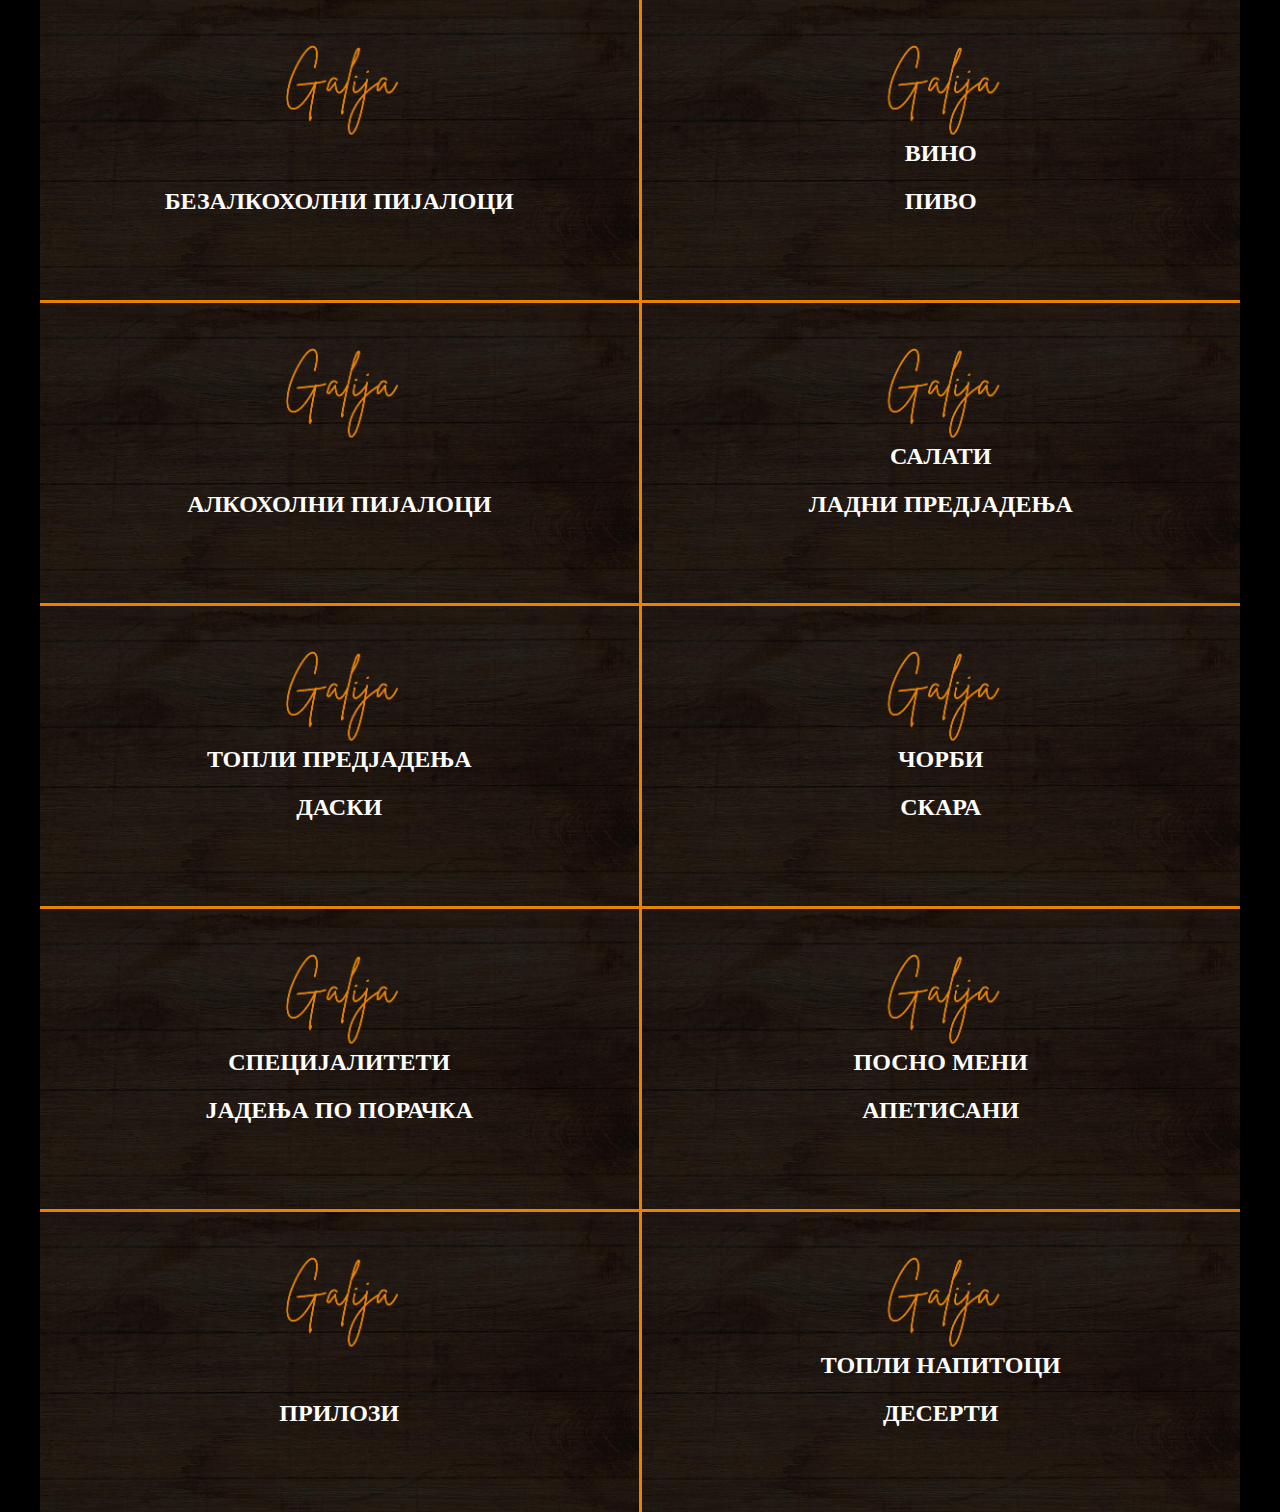
<file: index.html>
<!DOCTYPE html>
<html lang="en">
	<head>
    	<meta charset="utf-8">
    	<meta name="description" content="Your description goes here">
    	<meta name="keywords" content="galija, kafana, restaurant, skara, prilep">
		<meta name="viewport" content="width=device-width, initial-scale=1" />

		<title>Galija</title>

		<!-- external CSS link -->
		<link rel="stylesheet" href="css/normalize.css">
		<link rel="stylesheet" href="css/style.css">
	</head>
	<body>

		<main>
			<div class="thumbnail">
				<a href="bezalkoholniPijaloci.html">
					<h2>БЕЗАЛКОХОЛНИ ПИЈАЛОЦИ</h2>
				</a>
			</div>
			<div class="thumbnail">
				<a href="vinoPivo.html">
					<h2>ВИНО</h2>
					<h2>ПИВО</h2>
				</a>
			</div>
			<div class="thumbnail">
				<a href="alkoholniPijaloci.html">
					<h2>АЛКОХОЛНИ ПИЈАЛОЦИ</h2>
				</a>
			</div>
			<div class="thumbnail">
				<a href="salatiLadniPredjadenja.html">
					<h2>САЛАТИ</h2>
					<h2>ЛАДНИ ПРЕДЈАДЕЊА</h2>
				</a>
			</div>
			<div class="thumbnail">
				<a href="topliPredjadenjaDaski.html">
					<h2>ТОПЛИ ПРЕДЈАДЕЊА</h2>
					<h2>ДАСКИ</h2>
				</a>
			</div>
			<div class="thumbnail">
				<a href="corbiSkara.html">
					<h2>ЧОРБИ</h2>
					<h2>СКАРА</h2>
				</a>
			</div>
			<div class="thumbnail">
				<a href="specijaliteti.html">
					<h2>СПЕЦИЈАЛИТЕТИ</h2>
					<h2>ЈАДЕЊА ПО ПОРАЧКА</h2>
				</a>
			</div>
			<div class="thumbnail">
				<a href="posnoMeni.html">
					<h2>ПОСНО МЕНИ</h2>
					<h2>АПЕТИСАНИ</h2>
				</a>
				
			</div>
			<div class="thumbnail">
				<a href="prilozi.html">
					<h2>ПРИЛОЗИ</h2>
				</a>					
				</div>
			<div class="thumbnail">
				<a href="topliNapitoci.html">
					<h2>ТОПЛИ НАПИТОЦИ</h2>
					<h2>ДЕСЕРТИ</h2>
				</a>
				</div>				
		</main>


		<script type="text/javascript" src="js/main.js"></script>
	</body>
</html>
</file>
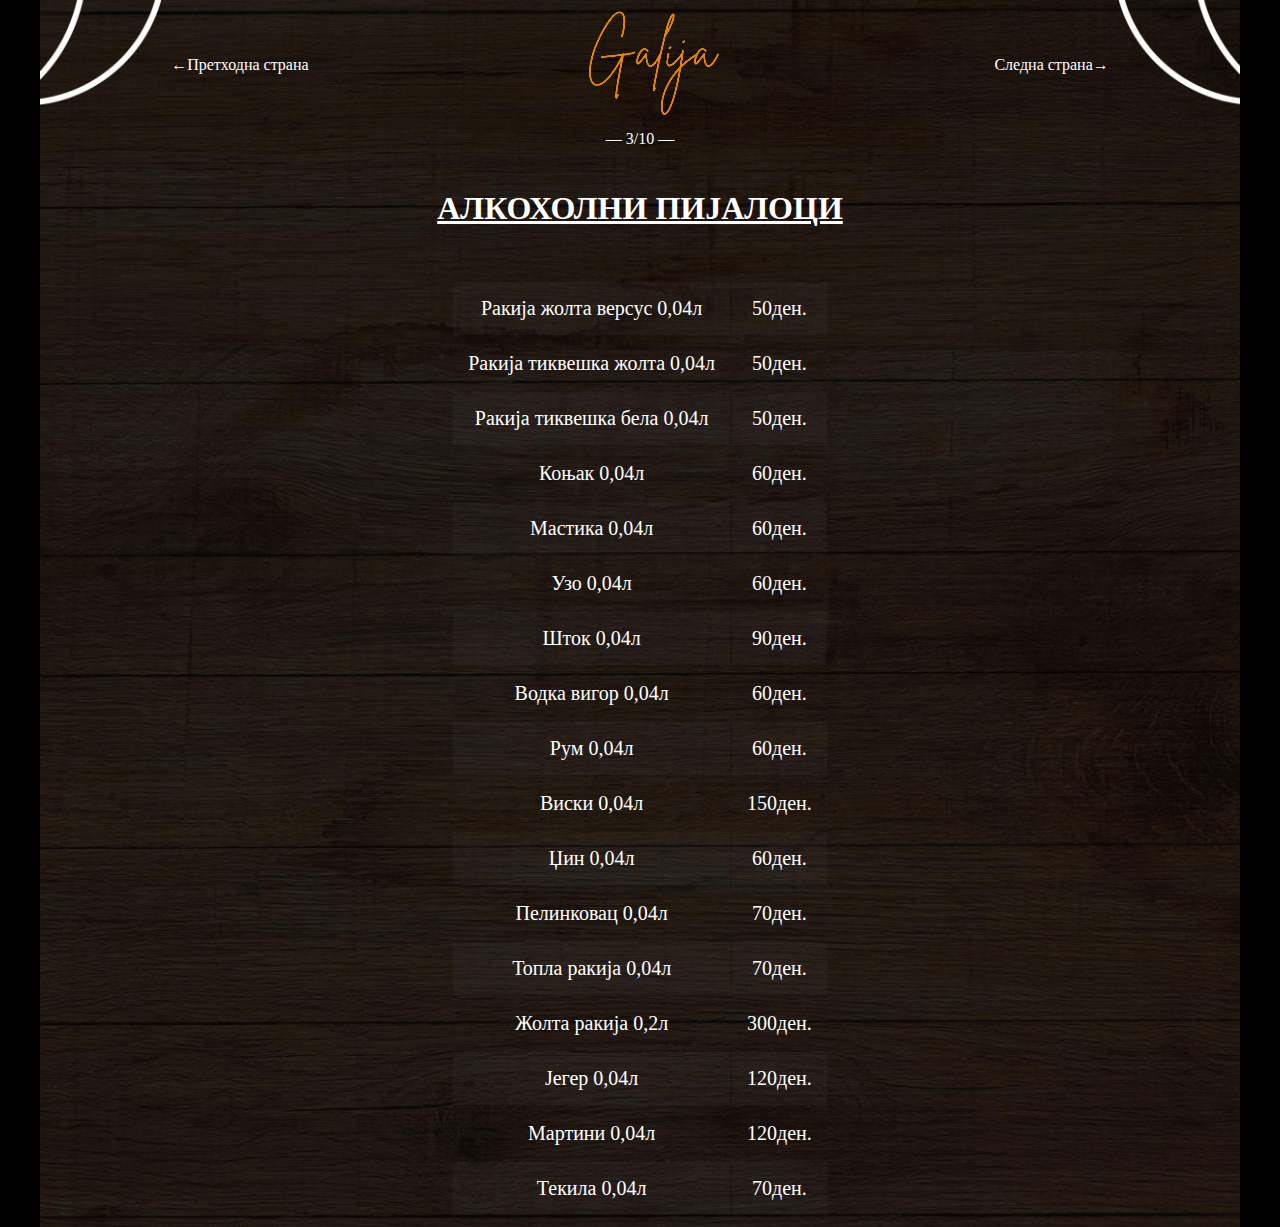
<file: alkoholniPijaloci.html>
<!DOCTYPE html>
<html lang="en">
	<head>
    	<meta charset="utf-8">
    	<meta name="keywords" content="galija, kafana, restaurant, skara, prilep">
		<meta name="viewport" content="width=device-width, initial-scale=1" />
		<title>Galija</title>

		<!-- external CSS link -->
		<link rel="stylesheet" href="css/normalize.css">
		<link rel="stylesheet" href="css/style.css">
	</head>
	<body>
		<div class="menuCard">
			<header>
				<ul>
					<li><a href="vinoPivo.html">&#8592Претходна страна</a></li>
					<li><a href="index.html"><h3 class="logo"><img src="images/logo.png"></h3></a></li>
					<li><a href="salatiLadniPredjadenja.html">Следна страна&#8594</a></li>
				</ul>
				<span class="pageCount">&mdash; 3/10 &mdash;</span>
			</header>
			
			<h4 class="category">АЛКОХОЛНИ ПИЈАЛОЦИ</h4>

			<!-- TableStart -->

			<div id="main">

				<!-- <h3>Table</h3> -->

					<!-- <h4>Default</h4> -->
					<div class="table-wrapper">
						<table>
							<!-- <thead>
								<tr>
									<th>Name</th>
									<th>Description</th>
									<th>Price</th>
								</tr>
							</thead> -->
							<tbody>
								<tr>
									<td>Ракија жолта версус 0,04л</td>
									<!-- <td></td> -->
									<td>50ден.</td>
								</tr>
								<tr>
									<td>Ракија тиквешка жолта 0,04л</td>
									<!-- <td></td> -->
									<td>50ден.</td>
								</tr>
								<tr>
									<td>Ракија тиквешка бела 0,04л</td>
									<!-- <td></td> -->
									<td>50ден.</td>
								</tr>
								<tr>
									<td>Коњак 0,04л</td>
									<!-- <td></td> -->
									<td>60ден.</td>
								</tr>
								<tr>
									<td>Мастика 0,04л</td>
									<!-- <td></td> -->
									<td>60ден.</td>
								</tr>
								<tr>
									<td>Узо 0,04л</td>
									<!-- <td></td> -->
									<td>60ден.</td>
								</tr>
								<tr>
									<td>Шток 0,04л</td>
									<!-- <td></td> -->
									<td>90ден.</td>
								</tr>
								<tr>
									<td>Водка вигор 0,04л</td>
									<!-- <td></td> -->
									<td>60ден.</td>
								</tr>
								<tr>
									<td>Рум 0,04л</td>
									<!-- <td></td> -->
									<td>60ден.</td>
								</tr>
								<tr>
									<td>Виски 0,04л</td>
									<!-- <td></td> -->
									<td>150ден.</td>
								</tr>
								<tr>
									<td>Џин 0,04л</td>
									<!-- <td></td> -->
									<td>60ден.</td>
								</tr>
								<tr>
									<td>Пелинковац 0,04л</td>
									<!-- <td></td> -->
									<td>70ден.</td>
								</tr>
								<tr>
									<td>Топла ракија 0,04л</td>
									<!-- <td></td> -->
									<td>70ден.</td>
								</tr>
								<tr>
									<td>Жолта ракија 0,2л</td>
									<!-- <td></td> -->
									<td>300ден.</td>
								</tr>
								<tr>
									<td>Јегер 0,04л</td>
									<!-- <td></td> -->
									<td>120ден.</td>
								</tr>
								<tr>
									<td>Мартини 0,04л</td>
									<!-- <td></td> -->
									<td>120ден.</td>
								</tr>
								<tr>
									<td>Текила 0,04л</td>
									<!-- <td></td> -->
									<td>70ден.</td>
								</tr>

							</tbody>
							<!-- <tfoot>
								<tr>
									<td colspan="2"></td>
									<td>100.00</td>
								</tr>
							</tfoot> -->
						</table>
					</div>


			</div>

			<!-- TableEnd -->
		</div>
		<script type="text/javascript" src="js/main.js"></script>
	</body>
</html>
</file>
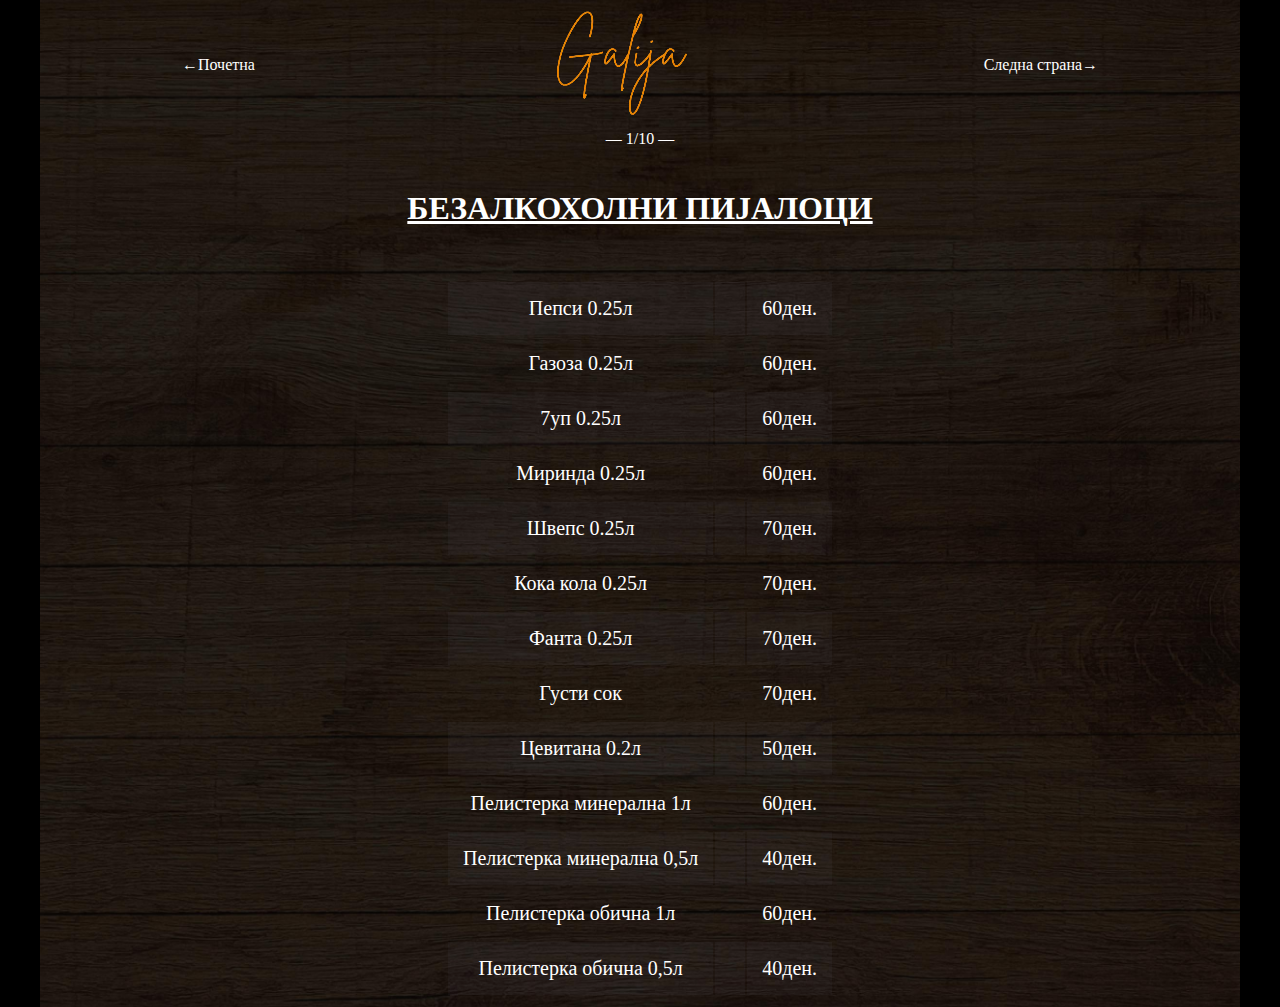
<file: bezalkoholniPijaloci.html>
<!DOCTYPE html>
<html lang="en">
	<head>
    	<meta charset="utf-8">
    	<meta name="keywords" content="galija, kafana, restaurant, skara, prilep">
		<meta name="viewport" content="width=device-width, initial-scale=1" />
		<title>Galija</title>

		<!-- external CSS link -->
		<link rel="stylesheet" href="css/normalize.css">
		<link rel="stylesheet" href="css/style.css">
	</head>
	<body>
		<div class="menuCard">
			<header>
				<ul>
					<li><a href="index.html">&#8592Почетна</a></li>
					<li><a href="index.html"><h3 class="logo"><img src="images/logo.png"></h3></a></li>
					<li><a href="vinoPivo.html">Следна страна&#8594</a></li>
				</ul>
				<span class="pageCount">&mdash; 1/10 &mdash;</span>
			</header>
			
			<h4 class="category">БЕЗАЛКОХОЛНИ ПИЈАЛОЦИ</h4>

			<!-- TableStart -->

			<div id="main">

				<!-- <h3>Table</h3> -->

					<!-- <h4>Default</h4> -->
					<div class="table-wrapper">
						<table>
							<!-- <thead>
								<tr>
									<th>Name</th>
									<th>Description</th>
									<th>Price</th>
								</tr>
							</thead> -->
							<tbody>
								<tr>
									<td>Пепси 0.25л</td>
									<td></td>
									<td>60ден.</td>
								</tr>
								<tr>
									<td>Газоза 0.25л</td>
									<td></td>
									<td>60ден.</td>
								</tr>
								<tr>
									<td>7уп 0.25л</td>
									<td></td>
									<td>60ден.</td>
								</tr>
								<tr>
									<td>Миринда 0.25л</td>
									<td></td>
									<td>60ден.</td>
								</tr>
								<tr>
									<td>Швепс 0.25л</td>
									<td></td>
									<td>70ден.</td>
								</tr>
								<tr>
									<td>Кока кола 0.25л</td>
									<td></td>
									<td>70ден.</td>
								</tr>
								<tr>
									<td>Фанта 0.25л</td>
									<td></td>
									<td>70ден.</td>
								</tr>
								<tr>
									<td>Густи сок</td>
									<td></td>
									<td>70ден.</td>
								</tr>
								<tr>
									<td>Цевитана 0.2л</td>
									<td></td>
									<td>50ден.</td>
								</tr>
								<tr>
									<td>Пелистерка минерална 1л</td>
									<td></td>
									<td>60ден.</td>
								</tr>
								<tr>
									<td>Пелистерка минерална 0,5л</td>
									<td></td>
									<td>40ден.</td>
								</tr>
								<tr>
									<td>Пелистерка обична 1л</td>
									<td></td>
									<td>60ден.</td>
								</tr>
								<tr>
									<td>Пелистерка обична 0,5л</td>
									<td></td>
									<td>40ден.</td>
								</tr>

							</tbody>
							<!-- <tfoot>
								<tr>
									<td colspan="2"></td>
									<td>100.00</td>
								</tr>
							</tfoot> -->
						</table>
					</div>


			</div>

			<!-- TableEnd -->
		</div>
		<script type="text/javascript" src="js/main.js"></script>
	</body>
</html>
</file>
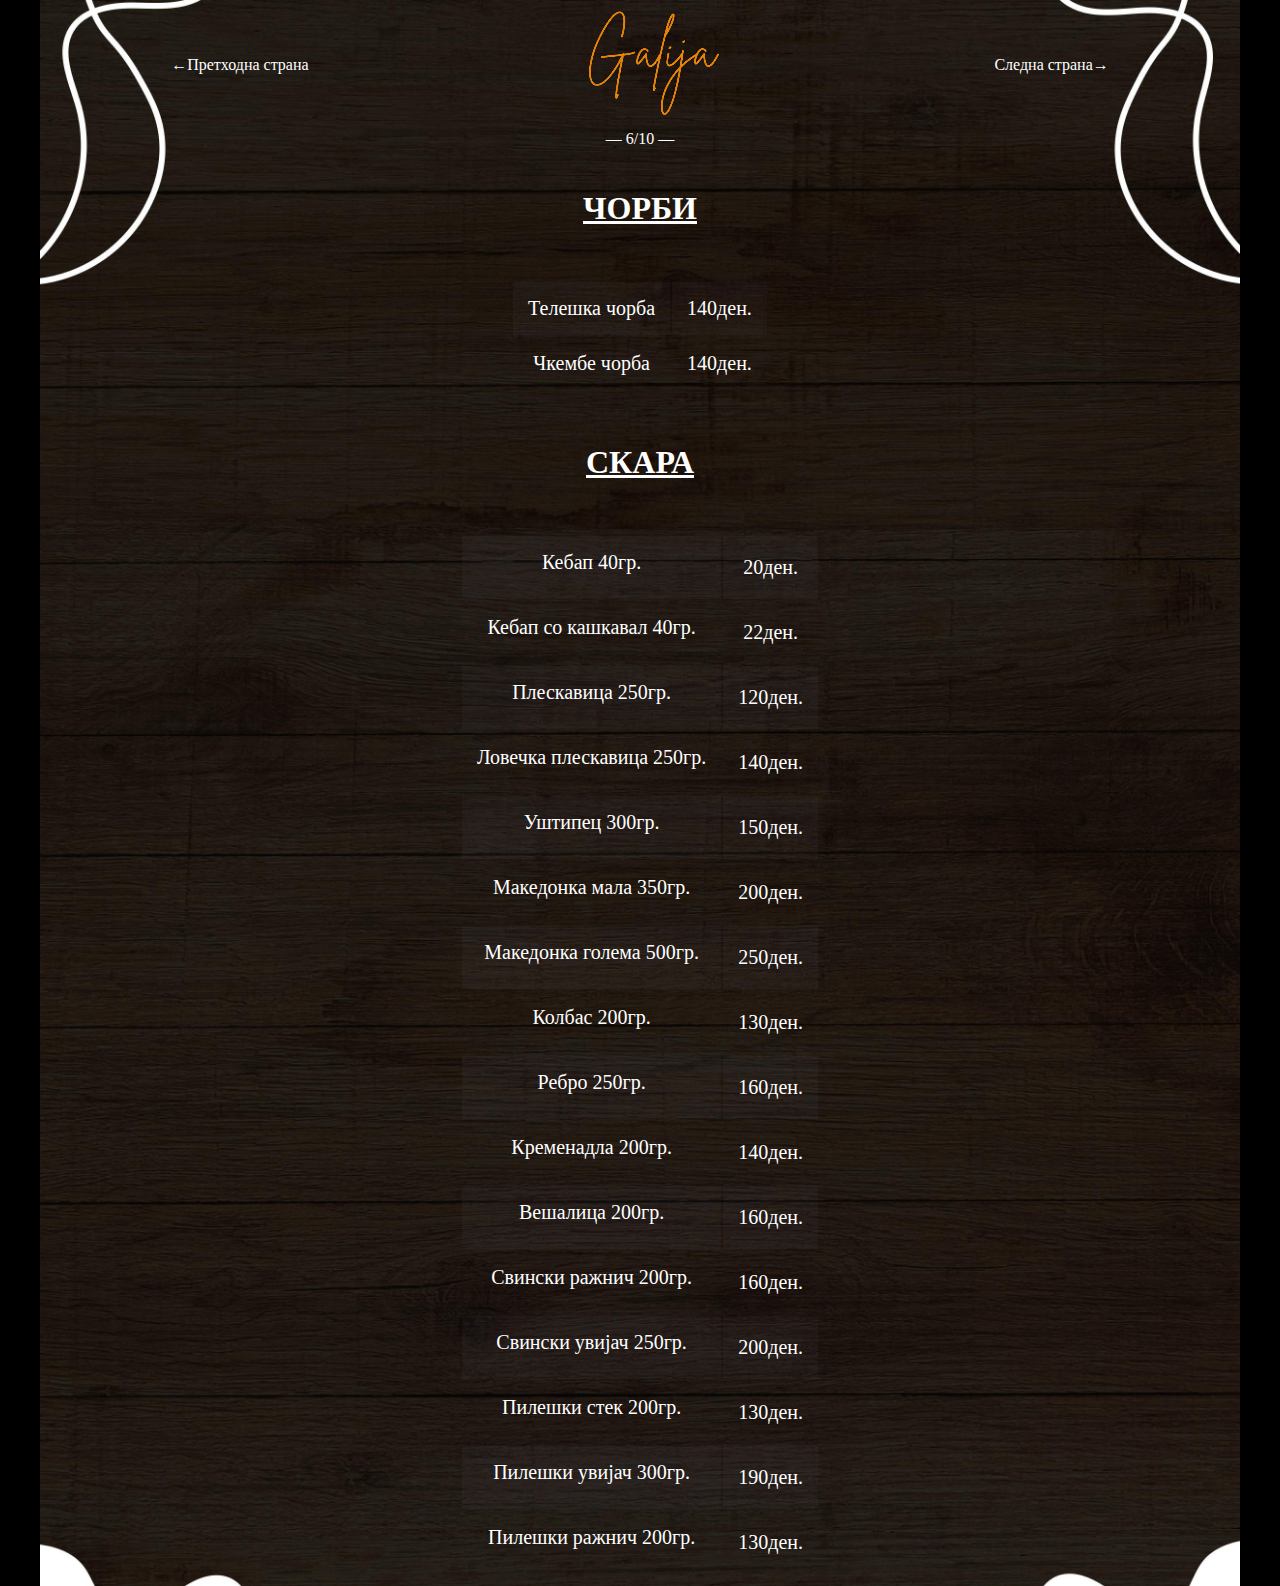
<file: corbiSkara.html>
<!DOCTYPE html>
<html lang="en">
	<head>
    	<meta charset="utf-8">
    	<meta name="keywords" content="galija, kafana, restaurant, skara, prilep">
		<meta name="viewport" content="width=device-width, initial-scale=1" />
		<title>Galija</title>

		<!-- external CSS link -->
		<link rel="stylesheet" href="css/normalize.css">
		<link rel="stylesheet" href="css/style.css">
	</head>
	<body>
		<div class="menuCard">
			<header>
				<ul>
					<li><a href="topliPredjadenjaDaski.html">&#8592Претходна страна</a></li>
					<li><a href="index.html"><h3 class="logo"><img src="images/logo.png"></h3></a></li>
					<li><a href="specijaliteti.html">Следна страна&#8594</a></li>
				</ul>
				<span class="pageCount">&mdash; 6/10 &mdash;</span>
			</header>
			
			<h4 class="category">ЧОРБИ</h4>

			<!-- TableStart -->

			<div id="main">

				<!-- <h3>Table</h3> -->

					<!-- <h4>Default</h4> -->
					<div class="table-wrapper">
						<table>
							<!-- <thead>
								<tr>
									<th>Name</th>
									<th>Description</th>
									<th>Price</th>
								</tr>
							</thead> -->
							<tbody>
								<tr>
									<td>Телешка чорба</td>
									<!-- <td></td> -->
									<td>140ден.</td>
								</tr>
								<tr>
									<td>Чкембе чорба</td>
									<!-- <td></td> -->
									<td>140ден.</td>
								</tr>
							</tbody>
							<!-- <tfoot>
								<tr>
									<td colspan="2"></td>
									<td>100.00</td>
								</tr>
							</tfoot> -->
						</table>
					</div>


				</div>
				
				<!-- TableEnd -->
				
				<h4 class="category">СКАРА</h4>


				<!-- TableStart -->

				<div id="main">

				<!-- <h3>Table</h3> -->

					<!-- <h4>Default</h4> -->
					<div class="table-wrapper">
						<table>
							<!-- <thead>
								<tr>
									<th>Name</th>
									<th>Description</th>
									<th>Price</th>
								</tr>
							</thead> -->
							<tbody>
								<tr>
									<td>
										<h6 class="mealName">Кебап 40гр.</h6>
									</td>
									<!-- <td></td> -->
									<td>20ден.</td>
								</tr>
								<tr>
									<td>
										<h6 class="mealName">Кебап со кашкавал 40гр.</h6>
									</td>
									<!-- <td></td> -->
									<td>22ден.</td>
								</tr>
								<tr>
									<td>
										<h6 class="mealName">Плескавица 250гр.</h6>
									</td>
									<!-- <td></td> -->
									<td>120ден.</td>
								</tr>
								<tr>
									<td>
										<h6 class="mealName">Ловечка плескавица 250гр.</h6>
									</td>
									<!-- <td></td> -->
									<td>140ден.</td>
								</tr>
								<tr>
									<td>
										<h6 class="mealName">Уштипец 300гр.</h6>
									</td>
									<!-- <td></td> -->
									<td>150ден.</td>
								</tr>
								<tr>
									<td>
										<h6 class="mealName">Македонка мала 350гр.</h6>
									</td>
									<!-- <td></td> -->
									<td>200ден.</td>
								</tr>
								<tr>
									<td>
										<h6 class="mealName">Македонка голема 500гр.</h6>
									</td>
									<!-- <td></td> -->
									<td>250ден.</td>
								</tr>
								<tr>
									<td>
										<h6 class="mealName">Колбас 200гр.</h6>
									</td>
									<!-- <td></td> -->
									<td>130ден.</td>
								</tr>
								<tr>
									<td>
										<h6 class="mealName">Ребро 250гр.</h6>
									</td>
									<!-- <td></td> -->
									<td>160ден.</td>
								</tr>
								<tr>
									<td>
										<h6 class="mealName">Кременадла 200гр.</h6>
									</td>
									<!-- <td></td> -->
									<td>140ден.</td>
								</tr>
								<tr>
									<td>
										<h6 class="mealName">Вешалица 200гр.</h6>
									</td>
									<!-- <td></td> -->
									<td>160ден.</td>
								</tr>
								<tr>
									<td>
										<h6 class="mealName">Свински ражнич 200гр.</h6>
									</td>
									<!-- <td></td> -->
									<td>160ден.</td>
								</tr>
								<tr>
									<td>
										<h6 class="mealName">Свински увијач 250гр.</h6>
									</td>
									<!-- <td></td> -->
									<td>200ден.</td>
								</tr>
								<tr>
									<td>
										<h6 class="mealName">Пилешки стек 200гр.</h6>
									</td>
									<!-- <td></td> -->
									<td>130ден.</td>
								</tr>
								<tr>
									<td>
										<h6 class="mealName">Пилешки увијач 300гр.</h6>
									</td>
									<!-- <td></td> -->
									<td>190ден.</td>
								</tr>
								<tr>
									<td>
										<h6 class="mealName">Пилешки ражнич 200гр.</h6>
									</td>
									<!-- <td></td> -->
									<td>130ден.</td>
								</tr>

															
							</tbody>
							<!-- <tfoot>
								<tr>
									<td colspan="2"></td>
									<td>100.00</td>
								</tr>
							</tfoot> -->
						</table>
					</div>


				</div>
				
				<!-- TableEnd -->


		</div>
		<script type="text/javascript" src="js/main.js"></script>
	</body>
</html>
</file>
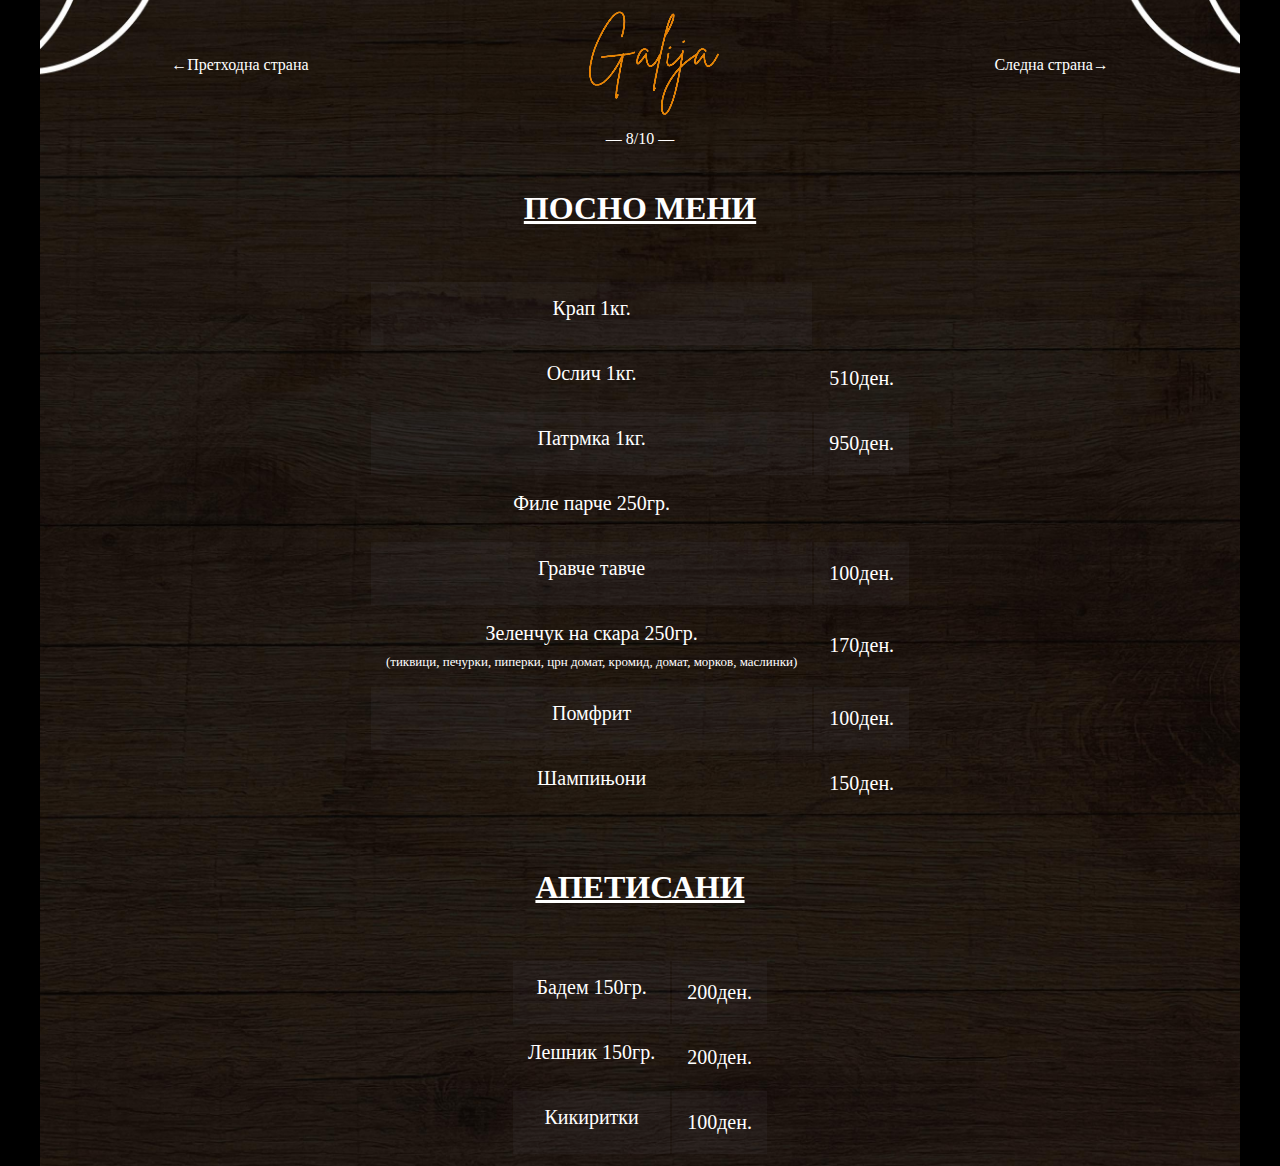
<file: posnoMeni.html>
<!DOCTYPE html>
<html lang="en">
	<head>
    	<meta charset="utf-8">
    	<meta name="keywords" content="galija, kafana, restaurant, skara, prilep">
		<meta name="viewport" content="width=device-width, initial-scale=1" />
		<title>Galija</title>

		<!-- external CSS link -->
		<link rel="stylesheet" href="css/normalize.css">
		<link rel="stylesheet" href="css/style.css">
	</head>
	<body>
		<div class="menuCard">
			<header>
				<ul>
					<li><a href="specijaliteti.html">&#8592Претходна страна</a></li>
					<li><a href="index.html"><h3 class="logo"><img src="images/logo.png"></h3></a></li>
					<li><a href="prilozi.html">Следна страна&#8594</a></li>
				</ul>
				<span class="pageCount">&mdash; 8/10 &mdash;</span>
			</header>
			
			<h4 class="category">ПОСНО МЕНИ</h4>

			<!-- TableStart -->

			<div id="main">

				<!-- <h3>Table</h3> -->

					<!-- <h4>Default</h4> -->
					<div class="table-wrapper">
						<table>
							<!-- <thead>
								<tr>
									<th>Name</th>
									<th>Description</th>
									<th>Price</th>
								</tr>
							</thead> -->
							<tbody>
								<tr>
									<td>
										<h6 class="mealName">Крап 1кг.</h6>
										<!-- <p class="mealDescription">(кашкавал, кисели краставички, сенф, печурки, зачини)</p> -->
									</td>
									<!-- <td></td> -->
									<!-- <td>90ден.</td> -->
								</tr>
								<tr>
									<td>
										<h6 class="mealName">Ослич 1кг.</h6>
										<!-- <p class="mealDescription">(кашкавал, кисели краставички, сенф, печурки, зачини)</p> -->
									</td>
									<!-- <td></td> -->
									<td>510ден.</td>
								</tr>
								<tr>
									<td>
										<h6 class="mealName">Патрмка 1кг.</h6>
										<!-- <p class="mealDescription">(кашкавал, кисели краставички, сенф, печурки, зачини)</p> -->
									</td>
									<!-- <td></td> -->
									<td>950ден.</td>
								</tr>
								<tr>
									<td>
										<h6 class="mealName">Филе парче 250гр.</h6>
										<!-- <p class="mealDescription">(кашкавал, кисели краставички, сенф, печурки, зачини)</p> -->
									</td>
									<!-- <td></td> -->
									<!-- <td>250ден.</td> -->
								</tr>
								<tr>
									<td>
										<h6 class="mealName">Гравче тавче</h6>
										<!-- <p class="mealDescription">(кашкавал, кисели краставички, сенф, печурки, зачини)</p> -->
									</td>
									<!-- <td></td> -->
									<td>100ден.</td>
								</tr>
								<tr>
									<td>
										<h6 class="mealName">Зеленчук на скара 250гр.</h6>
										<p class="mealDescription">(тиквици, печурки, пиперки, црн домат, кромид, домат, морков, маслинки)</p>
									</td>
									<!-- <td></td> -->
									<td>170ден.</td>
								</tr>
								<tr>
									<td>
										<h6 class="mealName">Помфрит</h6>
										<!-- <p class="mealDescription">(тиквици, печурки, пиперки, црн домат, кромид, домат, морков, маслинки)</p> -->
									</td>
									<!-- <td></td> -->
									<td>100ден.</td>
								</tr>
								<tr>
									<td>
										<h6 class="mealName">Шампињони</h6>
										<!-- <p class="mealDescription">(тиквици, печурки, пиперки, црн домат, кромид, домат, морков, маслинки)</p> -->
									</td>
									<!-- <td></td> -->
									<td>150ден.</td>
								</tr>
							</tbody>
							<!-- <tfoot>
								<tr>
									<td colspan="2"></td>
									<td>100.00</td>
								</tr>
							</tfoot> -->
						</table>
					</div>


				</div>
				
				<!-- TableEnd -->
				
				<h4 class="category">АПЕТИСАНИ</h4>
				<!-- <p class="subheading">(ПО ПРЕТХОДНА НАЈАВА ОД 3 ЧАСА)</p> -->


				<!-- TableStart -->

				<div id="main">

				<!-- <h3>Table</h3> -->

					<!-- <h4>Default</h4> -->
					<div class="table-wrapper">
						<table>
							<!-- <thead>
								<tr>
									<th>Name</th>
									<th>Description</th>
									<th>Price</th>
								</tr>
							</thead> -->
							<tbody>
								<tr>
									<td>
										<h6 class="mealName">Бадем 150гр.</h6>
									</td>
									<!-- <td></td> -->
									<td>200ден.</td>
								</tr>
								<tr>
									<td>
										<h6 class="mealName">Лешник 150гр.</h6>
									</td>
									<!-- <td></td> -->
									<td>200ден.</td>
								</tr>
								<tr>
									<td>
										<h6 class="mealName">Кикиритки</h6>
									</td>
									<!-- <td></td> -->
									<td>100ден.</td>
								</tr>														
							</tbody>
							<!-- <tfoot>
								<tr>
									<td colspan="2"></td>
									<td>100.00</td>
								</tr>
							</tfoot> -->
						</table>
					</div>


				</div>
				
				<!-- TableEnd -->


		</div>
		<script type="text/javascript" src="js/main.js"></script>
	</body>
</html>
</file>
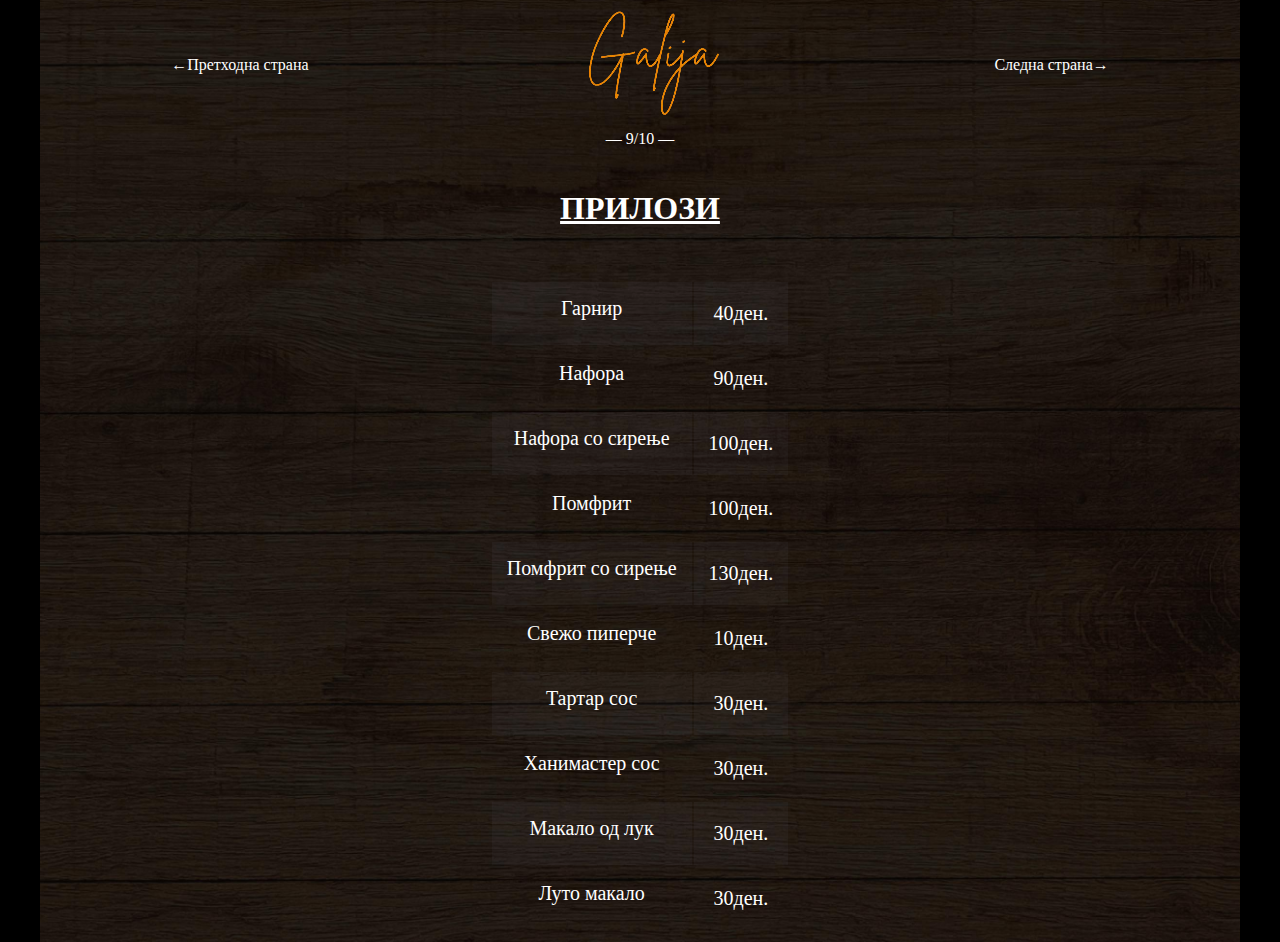
<file: prilozi.html>
<!DOCTYPE html>
<html lang="en">
	<head>
    	<meta charset="utf-8">
    	<meta name="keywords" content="galija, kafana, restaurant, skara, prilep">
		<meta name="viewport" content="width=device-width, initial-scale=1" />
		<title>Galija</title>

		<!-- external CSS link -->
		<link rel="stylesheet" href="css/normalize.css">
		<link rel="stylesheet" href="css/style.css">
	</head>
	<body>
		<div class="menuCard">
			<header>
				<ul>
					<li><a href="posnoMeni.html">&#8592Претходна страна</a></li>
					<li><a href="index.html"><h3 class="logo"><img src="images/logo.png"></h3></a></li>
					<li><a href="topliNapitoci.html">Следна страна&#8594</a></li>
				</ul>
				<span class="pageCount">&mdash; 9/10 &mdash;</span>
			</header>
			
			<h4 class="category">ПРИЛОЗИ</h4>

			<!-- TableStart -->

			<div id="main">

				<!-- <h3>Table</h3> -->

					<!-- <h4>Default</h4> -->
					<div class="table-wrapper">
						<table>
							<!-- <thead>
								<tr>
									<th>Name</th>
									<th>Description</th>
									<th>Price</th>
								</tr>
							</thead> -->
							<tbody>
								<tr>
									<td>
										<h6 class="mealName">Гарнир</h6>
										<!-- <p class="mealDescription">(кашкавал, кисели краставички, сенф, печурки, зачини)</p> -->
									</td>
									<!-- <td></td> -->
									<td>40ден.</td>
								</tr>
								<tr>
									<td>
										<h6 class="mealName">Нафора</h6>
										<!-- <p class="mealDescription">(кашкавал, кисели краставички, сенф, печурки, зачини)</p> -->
									</td>
									<!-- <td></td> -->
									<td>90ден.</td>
								</tr>
								<tr>
									<td>
										<h6 class="mealName">Нафора со сирење</h6>
										<!-- <p class="mealDescription">(кашкавал, кисели краставички, сенф, печурки, зачини)</p> -->
									</td>
									<!-- <td></td> -->
									<td>100ден.</td>
								</tr>
								<tr>
									<td>
										<h6 class="mealName">Помфрит</h6>
										<!-- <p class="mealDescription">(кашкавал, кисели краставички, сенф, печурки, зачини)</p> -->
									</td>
									<!-- <td></td> -->
									<td>100ден.</td>
								</tr>
								<tr>
									<td>
										<h6 class="mealName">Помфрит со сирење</h6>
										<!-- <p class="mealDescription">(кашкавал, кисели краставички, сенф, печурки, зачини)</p> -->
									</td>
									<!-- <td></td> -->
									<td>130ден.</td>
								</tr>
								<tr>
									<td>
										<h6 class="mealName">Свежо пиперче</h6>
										<!-- <p class="mealDescription">(кашкавал, кисели краставички, сенф, печурки, зачини)</p> -->
									</td>
									<!-- <td></td> -->
									<td>10ден.</td>
								</tr>
								<tr>
									<td>
										<h6 class="mealName">Тартар сос</h6>
										<!-- <p class="mealDescription">(тиквици, печурки, пиперки, црн домат, кромид, домат, морков, маслинки)</p> -->
									</td>
									<!-- <td></td> -->
									<td>30ден.</td>
								</tr>
								<tr>
									<td>
										<h6 class="mealName">Ханимастер сос</h6>
										<!-- <p class="mealDescription">(тиквици, печурки, пиперки, црн домат, кромид, домат, морков, маслинки)</p> -->
									</td>
									<!-- <td></td> -->
									<td>30ден.</td>
								</tr>
								<tr>
									<td>
										<h6 class="mealName">Макало од лук</h6>
										<!-- <p class="mealDescription">(тиквици, печурки, пиперки, црн домат, кромид, домат, морков, маслинки)</p> -->
									</td>
									<!-- <td></td> -->
									<td>30ден.</td>
								</tr>
								<tr>
									<td>
										<h6 class="mealName">Луто макало</h6>
										<!-- <p class="mealDescription">(тиквици, печурки, пиперки, црн домат, кромид, домат, морков, маслинки)</p> -->
									</td>
									<!-- <td></td> -->
									<td>30ден.</td>
								</tr>
							</tbody>
							<!-- <tfoot>
								<tr>
									<td colspan="2"></td>
									<td>100.00</td>
								</tr>
							</tfoot> -->
						</table>
					</div>


				</div>
				
				<!-- TableEnd -->
		</div>
		<script type="text/javascript" src="js/main.js"></script>
	</body>
</html>
</file>
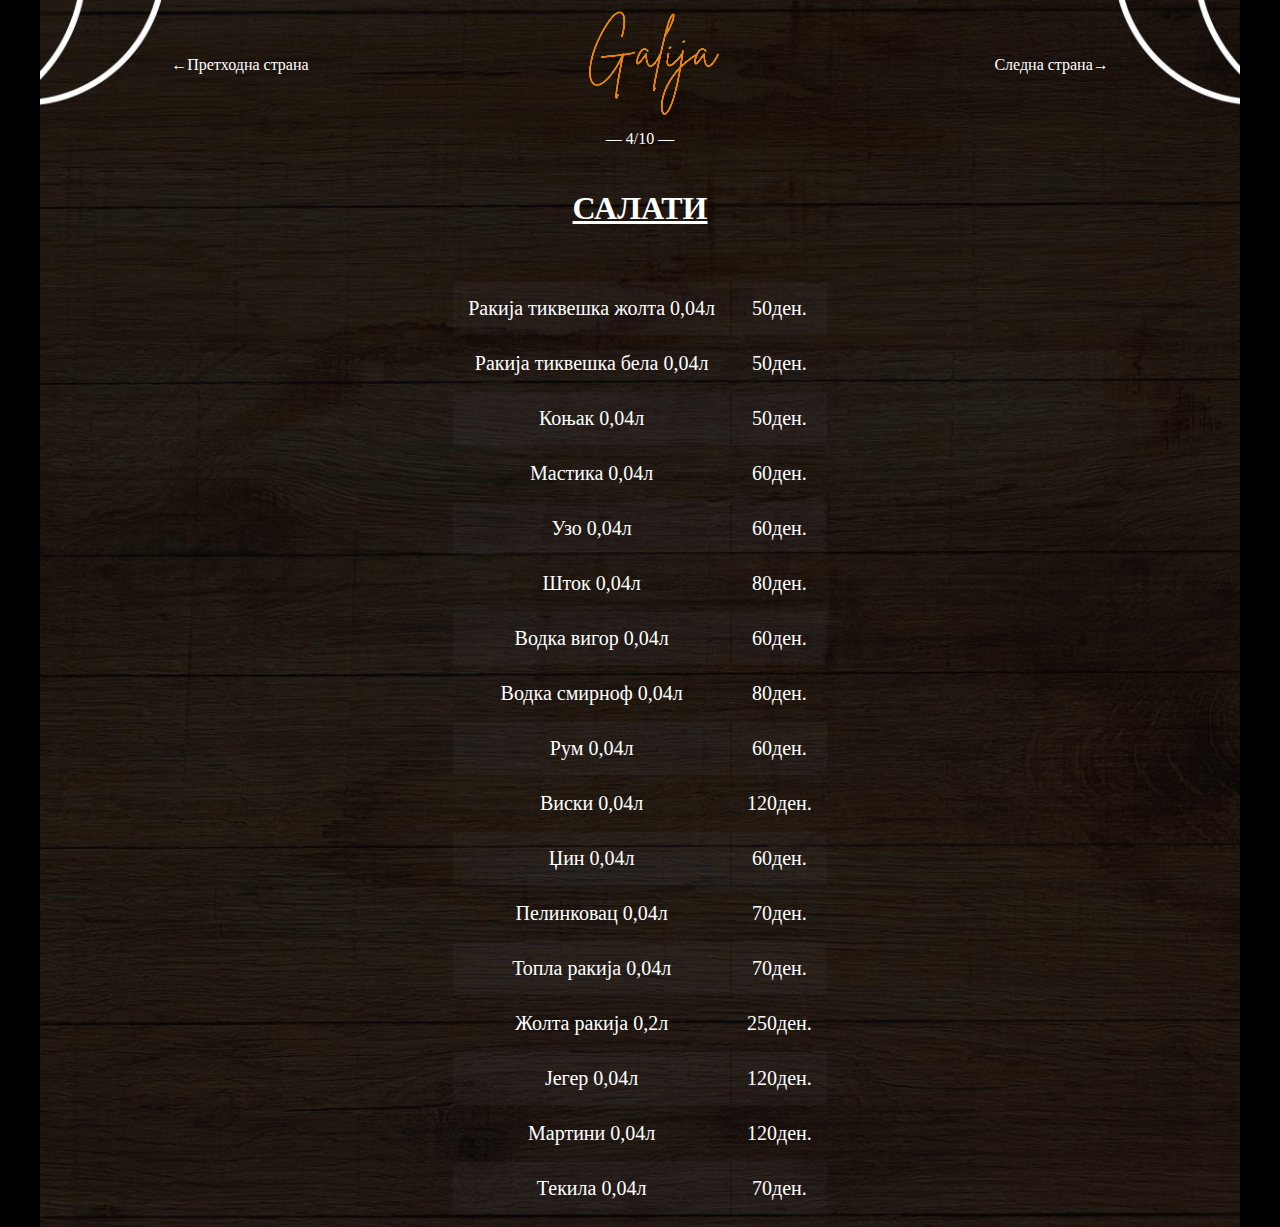
<file: salatiLadniPredjadenja.html>
<!DOCTYPE html>
<html lang="en">
	<head>
    	<meta charset="utf-8">
    	<meta name="keywords" content="galija, kafana, restaurant, skara, prilep">
		<meta name="viewport" content="width=device-width, initial-scale=1" />
		<title>Galija</title>

		<!-- external CSS link -->
		<link rel="stylesheet" href="css/normalize.css">
		<link rel="stylesheet" href="css/style.css">
	</head>
	<body>
		<div class="menuCard">
			<header>
				<ul>
					<li><a href="alkoholniPijaloci.html">&#8592Претходна страна</a></li>
					<li><a href="index.html"><h3 class="logo"><img src="images/logo.png"></h3></a></li>
					<li><a href="#">Следна страна&#8594</a></li>
				</ul>
				<span class="pageCount">&mdash; 4/10 &mdash;</span>
			</header>
			
			<h4 class="category">САЛАТИ</h4>

			<!-- TableStart -->

			<div id="main">

				<!-- <h3>Table</h3> -->

					<!-- <h4>Default</h4> -->
					<div class="table-wrapper">
						<table>
							<!-- <thead>
								<tr>
									<th>Name</th>
									<th>Description</th>
									<th>Price</th>
								</tr>
							</thead> -->
							<tbody>
								<tr>
									<td>Ракија тиквешка жолта 0,04л</td>
									<!-- <td></td> -->
									<td>50ден.</td>
								</tr>
								<tr>
									<td>Ракија тиквешка бела 0,04л</td>
									<!-- <td></td> -->
									<td>50ден.</td>
								</tr>
								<tr>
									<td>Коњак 0,04л</td>
									<!-- <td></td> -->
									<td>50ден.</td>
								</tr>
								<tr>
									<td>Мастика 0,04л</td>
									<!-- <td></td> -->
									<td>60ден.</td>
								</tr>
								<tr>
									<td>Узо 0,04л</td>
									<!-- <td></td> -->
									<td>60ден.</td>
								</tr>
								<tr>
									<td>Шток 0,04л</td>
									<!-- <td></td> -->
									<td>80ден.</td>
								</tr>
								<tr>
									<td>Водка вигор 0,04л</td>
									<!-- <td></td> -->
									<td>60ден.</td>
								</tr>
								<tr>
									<td>Водка смирноф 0,04л</td>
									<!-- <td></td> -->
									<td>80ден.</td>
								</tr>
								<tr>
									<td>Рум 0,04л</td>
									<!-- <td></td> -->
									<td>60ден.</td>
								</tr>
								<tr>
									<td>Виски 0,04л</td>
									<!-- <td></td> -->
									<td>120ден.</td>
								</tr>
								<tr>
									<td>Џин 0,04л</td>
									<!-- <td></td> -->
									<td>60ден.</td>
								</tr>
								<tr>
									<td>Пелинковац 0,04л</td>
									<!-- <td></td> -->
									<td>70ден.</td>
								</tr>
								<tr>
									<td>Топла ракија 0,04л</td>
									<!-- <td></td> -->
									<td>70ден.</td>
								</tr>
								<tr>
									<td>Жолта ракија 0,2л</td>
									<!-- <td></td> -->
									<td>250ден.</td>
								</tr>
								<tr>
									<td>Јегер 0,04л</td>
									<!-- <td></td> -->
									<td>120ден.</td>
								</tr>
								<tr>
									<td>Мартини 0,04л</td>
									<!-- <td></td> -->
									<td>120ден.</td>
								</tr>
								<tr>
									<td>Текила 0,04л</td>
									<!-- <td></td> -->
									<td>70ден.</td>
								</tr>

							</tbody>
							<!-- <tfoot>
								<tr>
									<td colspan="2"></td>
									<td>100.00</td>
								</tr>
							</tfoot> -->
						</table>
					</div>


			</div>

			<!-- TableEnd -->
		</div>
		<script type="text/javascript" src="js/main.js"></script>
	</body>
</html>
</file>
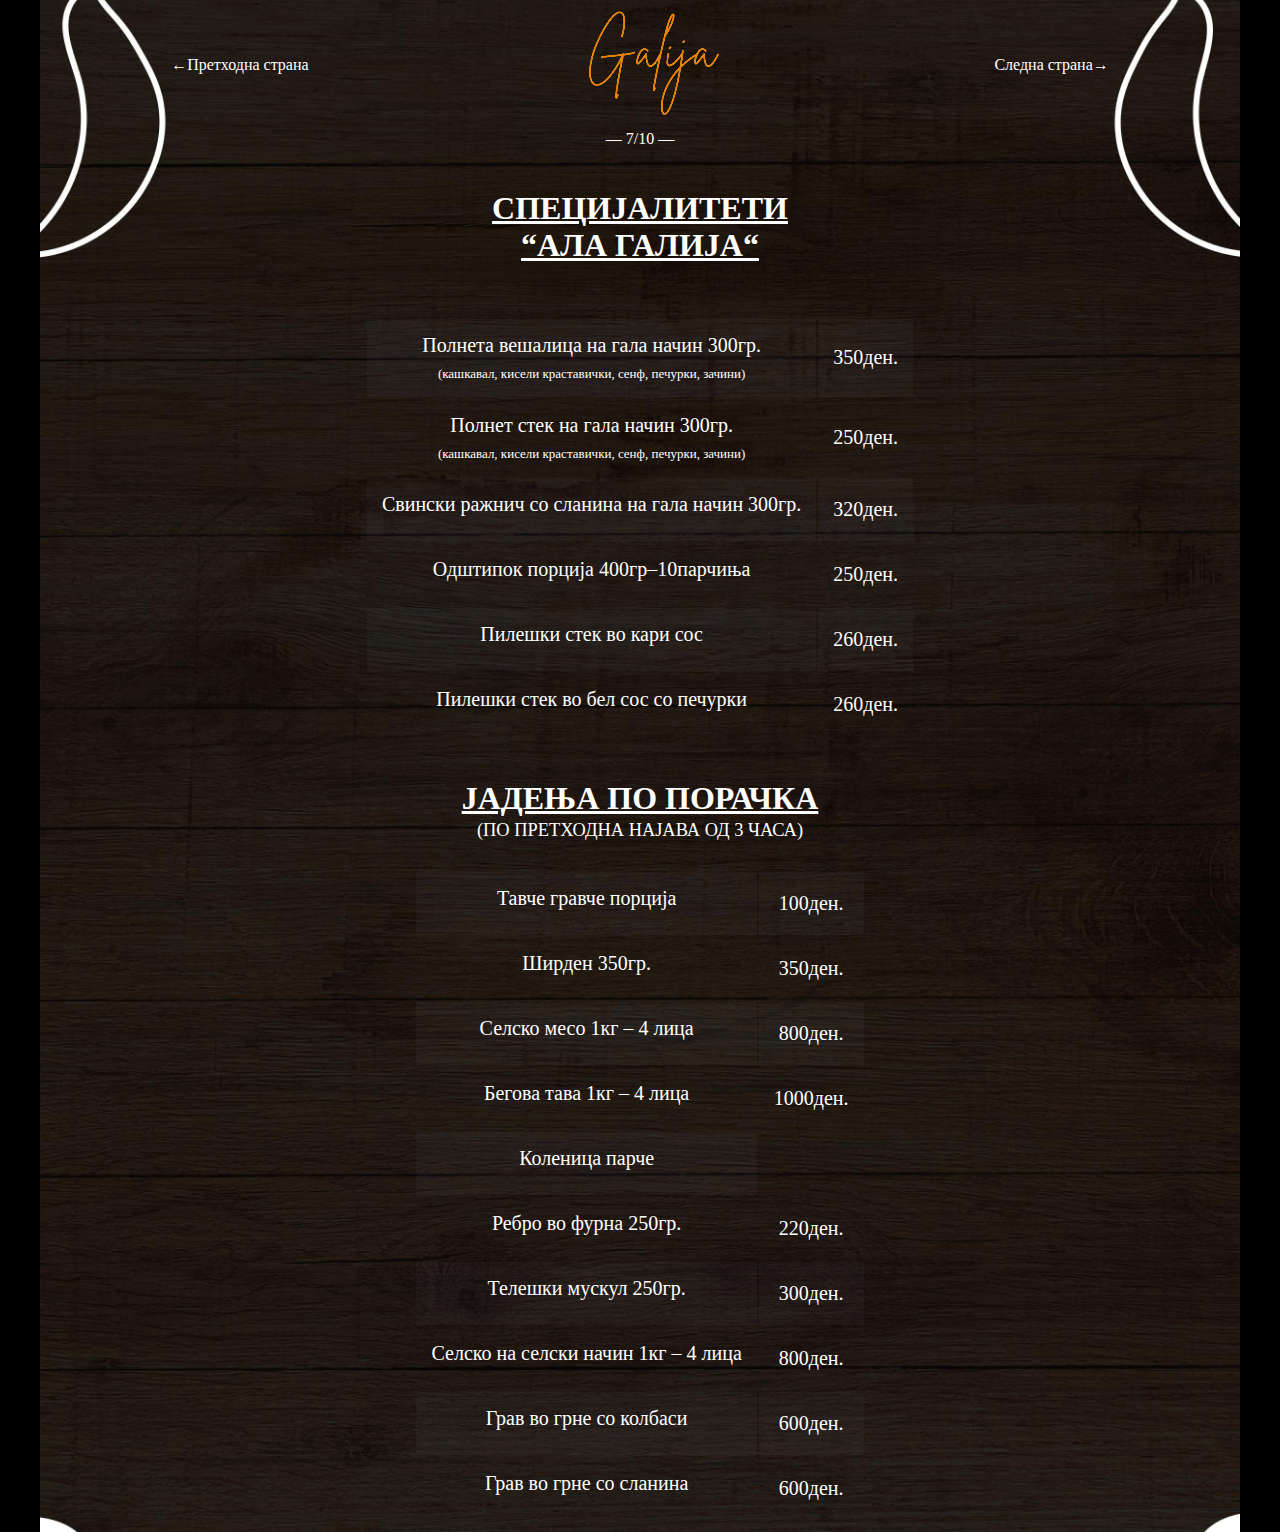
<file: specijaliteti.html>
<!DOCTYPE html>
<html lang="en">
	<head>
    	<meta charset="utf-8">
    	<meta name="keywords" content="galija, kafana, restaurant, skara, prilep">
		<meta name="viewport" content="width=device-width, initial-scale=1" />
		<title>Galija</title>

		<!-- external CSS link -->
		<link rel="stylesheet" href="css/normalize.css">
		<link rel="stylesheet" href="css/style.css">
	</head>
	<body>
		<div class="menuCard">
			<header>
				<ul>
					<li><a href="corbiSkara.html">&#8592Претходна страна</a></li>
					<li><a href="index.html"><h3 class="logo"><img src="images/logo.png"></h3></a></li>
					<li><a href="posnoMeni.html">Следна страна&#8594</a></li>
				</ul>
				<span class="pageCount">&mdash; 7/10 &mdash;</span>
			</header>
			
			<h4 class="category">СПЕЦИЈАЛИТЕТИ<br>“АЛА ГАЛИЈА“</h4>

			<!-- TableStart -->

			<div id="main">

				<!-- <h3>Table</h3> -->

					<!-- <h4>Default</h4> -->
					<div class="table-wrapper">
						<table>
							<!-- <thead>
								<tr>
									<th>Name</th>
									<th>Description</th>
									<th>Price</th>
								</tr>
							</thead> -->
							<tbody>
								<tr>
									<td>
										<h6 class="mealName">Полнета вешалица на гала начин 300гр.</h6>
										<p class="mealDescription">(кашкавал, кисели краставички, сенф, печурки, зачини)</p>
									</td>
									<!-- <td></td> -->
									<td>350ден.</td>
								</tr>
								<tr>
									<td>
										<h6 class="mealName">Полнет стек на гала начин 300гр.</h6>
										<p class="mealDescription">(кашкавал, кисели краставички, сенф, печурки, зачини)</p>
									</td>
									<!-- <td></td> -->
									<td>250ден.</td>
								</tr>
								<tr>
									<td>
										<h6 class="mealName">Свински ражнич со сланина на гала начин 300гр.</h6>
										<!-- <p class="mealDescription">(кашкавал, кисели краставички, сенф, печурки, зачини)</p> -->
									</td>
									<!-- <td></td> -->
									<td>320ден.</td>
								</tr>
								<tr>
									<td>
										<h6 class="mealName">Одштипок порција 400гр&ndash;10парчиња</h6>
										<!-- <p class="mealDescription">(кашкавал, кисели краставички, сенф, печурки, зачини)</p> -->
									</td>
									<!-- <td></td> -->
									<td>250ден.</td>
								</tr>
								<tr>
									<td>
										<h6 class="mealName">Пилешки стек во кари сос</h6>
										<!-- <p class="mealDescription">(кашкавал, кисели краставички, сенф, печурки, зачини)</p> -->
									</td>
									<!-- <td></td> -->
									<td>260ден.</td>
								</tr>
								<tr>
									<td>
										<h6 class="mealName">Пилешки стек во бел сос со печурки</h6>
										<!-- <p class="mealDescription">(кашкавал, кисели краставички, сенф, печурки, зачини)</p> -->
									</td>
									<!-- <td></td> -->
									<td>260ден.</td>
								</tr>
							</tbody>
							<!-- <tfoot>
								<tr>
									<td colspan="2"></td>
									<td>100.00</td>
								</tr>
							</tfoot> -->
						</table>
					</div>


				</div>
				
				<!-- TableEnd -->
				
				<h4 class="category noMargin">ЈАДЕЊА ПО ПОРАЧКА</h4>
				<p class="subheading">(ПО ПРЕТХОДНА НАЈАВА ОД 3 ЧАСА)</p>


				<!-- TableStart -->

				<div id="main">

				<!-- <h3>Table</h3> -->

					<!-- <h4>Default</h4> -->
					<div class="table-wrapper">
						<table>
							<!-- <thead>
								<tr>
									<th>Name</th>
									<th>Description</th>
									<th>Price</th>
								</tr>
							</thead> -->
							<tbody>
								<tr>
									<td>
										<h6 class="mealName">Тавче гравче порција</h6>
									</td>
									<!-- <td></td> -->
									<td>100ден.</td>
								</tr>
								<tr>
									<td>
										<h6 class="mealName">Ширден 350гр.</h6>
									</td>
									<!-- <td></td> -->
									<td>350ден.</td>
								</tr>
								<tr>
									<td>
										<h6 class="mealName">Селско месо 1кг &ndash; 4 лица</h6>
									</td>
									<!-- <td></td> -->
									<td>800ден.</td>
								</tr>
								<tr>
									<td>
										<h6 class="mealName">Бегова тава 1кг &ndash; 4 лица</h6>
									</td>
									<!-- <td></td> -->
									<td>1000ден.</td>
								</tr>
								<tr>
									<td>
										<h6 class="mealName">Коленица парче</h6>
									</td>
									<!-- <td></td> -->
									<!-- <td>120ден.</td> -->
								</tr>
								<tr>
									<td>
										<h6 class="mealName">Ребро во фурна 250гр.</h6>
									</td>
									<!-- <td></td> -->
									<td>220ден.</td>
								</tr>
								<tr>
									<td>
										<h6 class="mealName">Телешки мускул 250гр.</h6>
									</td>
									<!-- <td></td> -->
									<td>300ден.</td>
								</tr>
								<tr>
									<td>
										<h6 class="mealName">Селско на селски начин 1кг &ndash; 4 лица</h6>
									</td>
									<!-- <td></td> -->
									<td>800ден.</td>
								</tr>
								<tr>
									<td>
										<h6 class="mealName">Грав во грне со колбаси</h6>
									</td>
									<!-- <td></td> -->
									<td>600ден.</td>
								</tr>
								<tr>
									<td>
										<h6 class="mealName">Грав во грне со сланина</h6>
									</td>
									<!-- <td></td> -->
									<td>600ден.</td>
								</tr>															
							</tbody>
							<!-- <tfoot>
								<tr>
									<td colspan="2"></td>
									<td>100.00</td>
								</tr>
							</tfoot> -->
						</table>
					</div>


				</div>
				
				<!-- TableEnd -->


		</div>
		<script type="text/javascript" src="js/main.js"></script>
	</body>
</html>
</file>
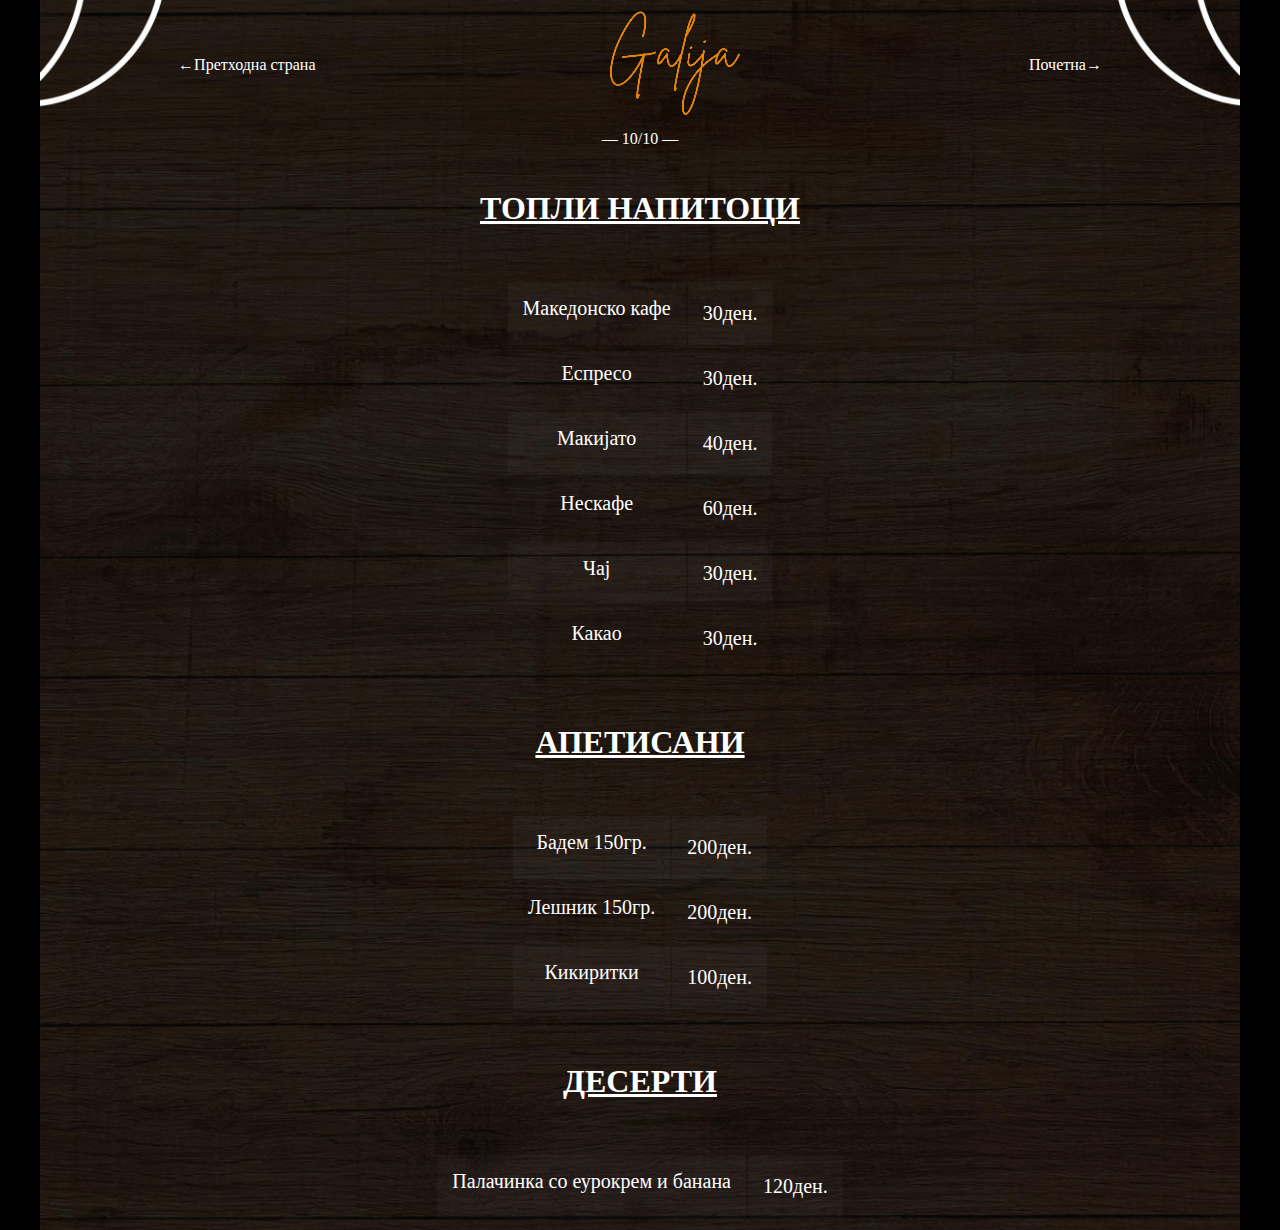
<file: topliNapitoci.html>
<!DOCTYPE html>
<html lang="en">
	<head>
    	<meta charset="utf-8">
    	<meta name="keywords" content="galija, kafana, restaurant, skara, prilep">
		<meta name="viewport" content="width=device-width, initial-scale=1" />
		<title>Galija</title>

		<!-- external CSS link -->
		<link rel="stylesheet" href="css/normalize.css">
		<link rel="stylesheet" href="css/style.css">
	</head>
	<body>
		<div class="menuCard">
			<header>
				<ul>
					<li><a href="posnoMeni.html">&#8592Претходна страна</a></li>
					<li><a href="index.html"><h3 class="logo"><img src="images/logo.png"></h3></a></li>
					<li><a href="index.html">Почетна&#8594</a></li>
				</ul>
				<span class="pageCount">&mdash; 10/10 &mdash;</span>
			</header>
			
			<h4 class="category">ТОПЛИ НАПИТОЦИ</h4>

			<!-- TableStart -->

			<div id="main">

				<!-- <h3>Table</h3> -->

					<!-- <h4>Default</h4> -->
					<div class="table-wrapper">
						<table>
							<!-- <thead>
								<tr>
									<th>Name</th>
									<th>Description</th>
									<th>Price</th>
								</tr>
							</thead> -->
							<tbody>
								<tr>
									<td>
										<h6 class="mealName">Македонско кафе</h6>
										<!-- <p class="mealDescription">(кашкавал, кисели краставички, сенф, печурки, зачини)</p> -->
									</td>
									<!-- <td></td> -->
									<td>30ден.</td>
								</tr>
								<tr>
									<td>
										<h6 class="mealName">Еспресо</h6>
										<!-- <p class="mealDescription">(кашкавал, кисели краставички, сенф, печурки, зачини)</p> -->
									</td>
									<!-- <td></td> -->
									<td>30ден.</td>
								</tr>
								<tr>
									<td>
										<h6 class="mealName">Макијато</h6>
										<!-- <p class="mealDescription">(кашкавал, кисели краставички, сенф, печурки, зачини)</p> -->
									</td>
									<!-- <td></td> -->
									<td>40ден.</td>
								</tr>
								<tr>
									<td>
										<h6 class="mealName">Нескафе</h6>
										<!-- <p class="mealDescription">(кашкавал, кисели краставички, сенф, печурки, зачини)</p> -->
									</td>
									<!-- <td></td> -->
									<td>60ден.</td>
								</tr>
								<tr>
									<td>
										<h6 class="mealName">Чај</h6>
										<!-- <p class="mealDescription">(кашкавал, кисели краставички, сенф, печурки, зачини)</p> -->
									</td>
									<!-- <td></td> -->
									<td>30ден.</td>
								</tr>
								<tr>
									<td>
										<h6 class="mealName">Какао</h6>
										<!-- <p class="mealDescription">(кашкавал, кисели краставички, сенф, печурки, зачини)</p> -->
									</td>
									<!-- <td></td> -->
									<td>30ден.</td>
								</tr>
							</tbody>
							<!-- <tfoot>
								<tr>
									<td colspan="2"></td>
									<td>100.00</td>
								</tr>
							</tfoot> -->
						</table>
					</div>
				</div>				
				<!-- TableEnd -->


			<h4 class="category">АПЕТИСАНИ</h4>

			<!-- TableStart -->

			<div id="main">

				<!-- <h3>Table</h3> -->

					<!-- <h4>Default</h4> -->
					<div class="table-wrapper">
						<table>
							<!-- <thead>
								<tr>
									<th>Name</th>
									<th>Description</th>
									<th>Price</th>
								</tr>
							</thead> -->
							<tbody>
								<tr>
									<td>
										<h6 class="mealName">Бадем 150гр.</h6>
										<!-- <p class="mealDescription">(кашкавал, кисели краставички, сенф, печурки, зачини)</p> -->
									</td>
									<!-- <td></td> -->
									<td>200ден.</td>
								</tr>
								<tr>
									<td>
										<h6 class="mealName">Лешник 150гр.</h6>
										<!-- <p class="mealDescription">(кашкавал, кисели краставички, сенф, печурки, зачини)</p> -->
									</td>
									<!-- <td></td> -->
									<td>200ден.</td>
								</tr>
								<tr>
									<td>
										<h6 class="mealName">Кикиритки</h6>
										<!-- <p class="mealDescription">(кашкавал, кисели краставички, сенф, печурки, зачини)</p> -->
									</td>
									<!-- <td></td> -->
									<td>100ден.</td>
								</tr>
							</tbody>
							<!-- <tfoot>
								<tr>
									<td colspan="2"></td>
									<td>100.00</td>
								</tr>
							</tfoot> -->
						</table>
					</div>
				</div>				
				<!-- TableEnd -->


			<h4 class="category">ДЕСЕРТИ</h4>

			<!-- TableStart -->

			<div id="main">

				<!-- <h3>Table</h3> -->

					<!-- <h4>Default</h4> -->
					<div class="table-wrapper">
						<table>
							<!-- <thead>
								<tr>
									<th>Name</th>
									<th>Description</th>
									<th>Price</th>
								</tr>
							</thead> -->
							<tbody>
								<tr>
									<td>
										<h6 class="mealName">Палачинка со еурокрем и банана</h6>
										<!-- <p class="mealDescription">(кашкавал, кисели краставички, сенф, печурки, зачини)</p> -->
									</td>
									<!-- <td></td> -->
									<td>120ден.</td>
								</tr>
							</tbody>
							<!-- <tfoot>
								<tr>
									<td colspan="2"></td>
									<td>100.00</td>
								</tr>
							</tfoot> -->
						</table>
					</div>
				</div>				
				<!-- TableEnd -->
		</div>
		<script type="text/javascript" src="js/main.js"></script>
	</body>
</html>
</file>
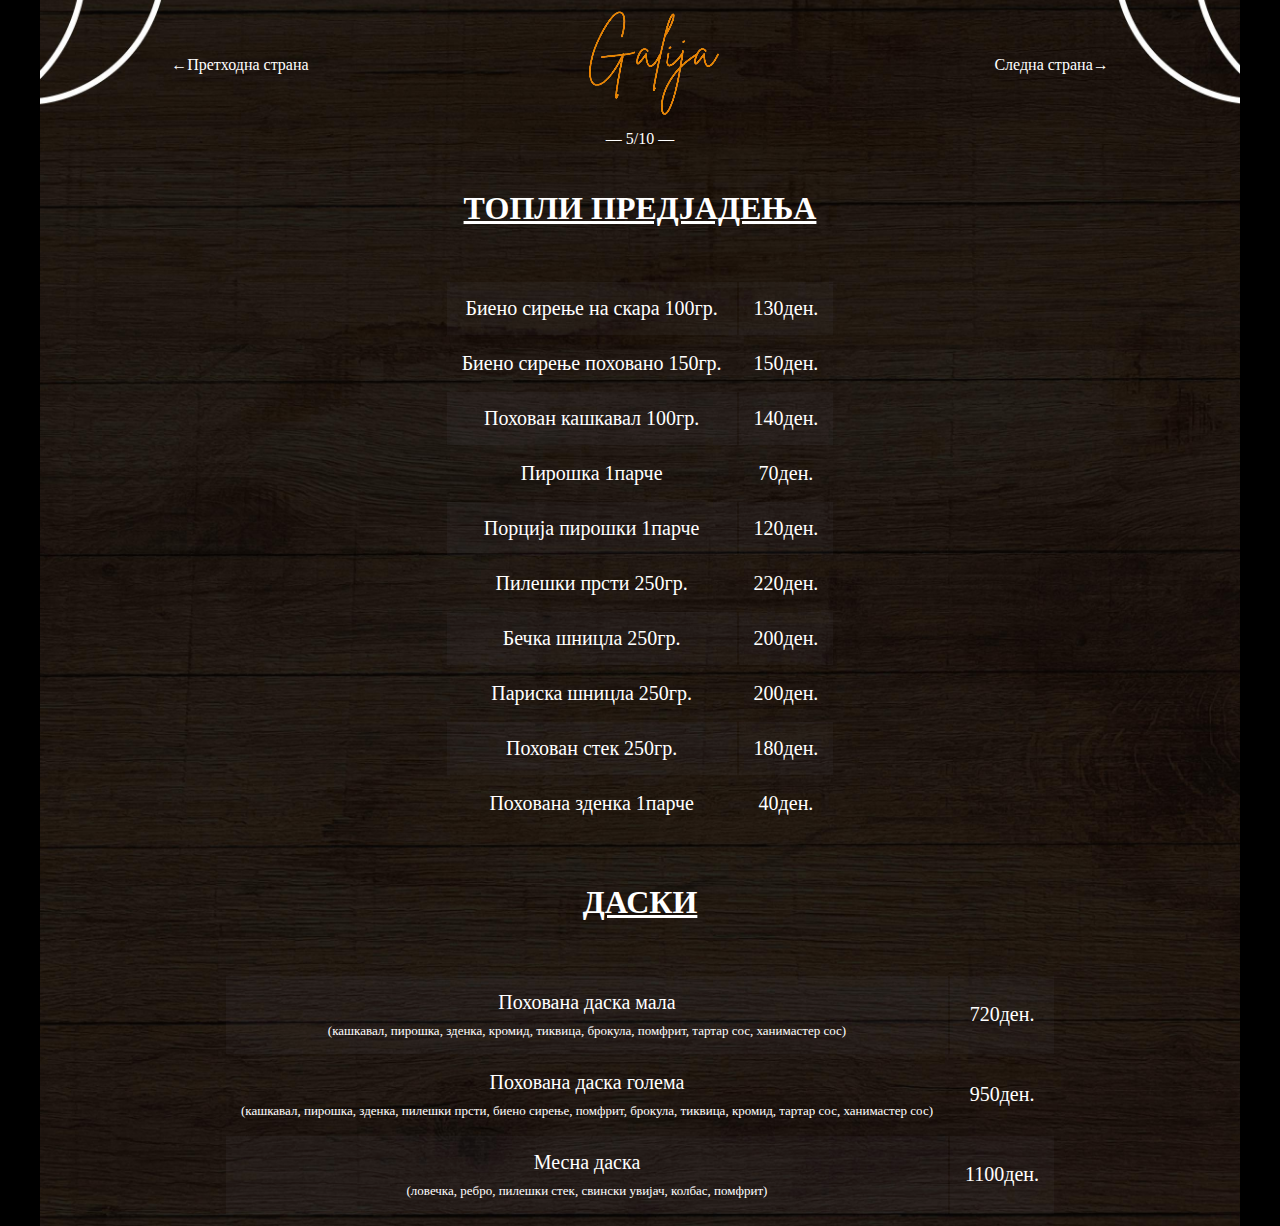
<file: topliPredjadenjaDaski.html>
<!DOCTYPE html>
<html lang="en">
	<head>
    	<meta charset="utf-8">
    	<meta name="keywords" content="galija, kafana, restaurant, skara, prilep">
		<meta name="viewport" content="width=device-width, initial-scale=1" />
		<title>Galija</title>

		<!-- external CSS link -->
		<link rel="stylesheet" href="css/normalize.css">
		<link rel="stylesheet" href="css/style.css">
	</head>
	<body>
		<div class="menuCard">
			<header>
				<ul>
					<li><a href="salatiLadniPredjadenja.html">&#8592Претходна страна</a></li>
					<li><a href="index.html"><h3 class="logo"><img src="images/logo.png"></h3></a></li>
					<li><a href="corbiSkara.html">Следна страна&#8594</a></li>
				</ul>
				<span class="pageCount">&mdash; 5/10 &mdash;</span>
			</header>
			
			<h4 class="category">ТОПЛИ ПРЕДЈАДЕЊА</h4>

			<!-- TableStart -->

			<div id="main">

				<!-- <h3>Table</h3> -->

					<!-- <h4>Default</h4> -->
					<div class="table-wrapper">
						<table>
							<!-- <thead>
								<tr>
									<th>Name</th>
									<th>Description</th>
									<th>Price</th>
								</tr>
							</thead> -->
							<tbody>
								<tr>
									<td>Биено сирење на скара 100гр.</td>
									<!-- <td></td> -->
									<td>130ден.</td>
								</tr>
								<tr>
									<td>Биено сирење поховано 150гр.</td>
									<!-- <td></td> -->
									<td>150ден.</td>
								</tr>
								<tr>
									<td>Похован кашкавал 100гр.</td>
									<!-- <td></td> -->
									<td>140ден.</td>
								</tr>
								<tr>
									<td>Пирошка 1парче</td>
									<!-- <td></td> -->
									<td>70ден.</td>
								</tr>
								<tr>
									<td>Порција пирошки 1парче</td>
									<!-- <td></td> -->
									<td>120ден.</td>
								</tr>
								<tr>
									<td>Пилешки прсти 250гр.</td>
									<!-- <td></td> -->
									<td>220ден.</td>
								</tr>
								<tr>
									<td>Бечка шницла 250гр.</td>
									<!-- <td></td> -->
									<td>200ден.</td>
								</tr>
								<tr>
									<td>Париска шницла 250гр.</td>
									<!-- <td></td> -->
									<td>200ден.</td>
								</tr>
								<tr>
									<td>Похован стек 250гр.</td>
									<!-- <td></td> -->
									<td>180ден.</td>
								</tr>
								<tr>
									<td>Похована зденка 1парче</td>
									<!-- <td></td> -->
									<td>40ден.</td>
								</tr>
							</tbody>
							<!-- <tfoot>
								<tr>
									<td colspan="2"></td>
									<td>100.00</td>
								</tr>
							</tfoot> -->
						</table>
					</div>


				</div>
				
				<!-- TableEnd -->
				
				<h4 class="category">ДАСКИ</h4>


				<!-- TableStart -->

				<div id="main">

				<!-- <h3>Table</h3> -->

					<!-- <h4>Default</h4> -->
					<div class="table-wrapper">
						<table>
							<!-- <thead>
								<tr>
									<th>Name</th>
									<th>Description</th>
									<th>Price</th>
								</tr>
							</thead> -->
							<tbody>
								<tr>
									<td>
										<h6 class="mealName">Похована даска мала</h6>
										<p class="mealDescription">(кашкавал, пирошка, зденка, кромид, тиквица, брокула, помфрит, тартар сос, ханимастер сос)</p>
									</td>
									<!-- <td></td> -->
									<td>720ден.</td>
								</tr>
								<tr>
									<td>
										<h6 class="mealName">Похована даска голема</h6>
										<p class="mealDescription">(кашкавал, пирошка, зденка, пилешки прсти, биено сирење, помфрит, брокула, тиквица, кромид, тартар сос, ханимастер сос)</p>
									</td>
									<!-- <td></td> -->
									<td>950ден.</td>
								</tr>
								<tr>
									<td>
										<h6 class="mealName">Месна даска</h6>
										<p class="mealDescription">(ловечка, ребро, пилешки стек, свински увијач, колбас, помфрит)</p>
									</td>
									<!-- <td></td> -->
									<td>1100ден.</td>
								</tr>
															
							</tbody>
							<!-- <tfoot>
								<tr>
									<td colspan="2"></td>
									<td>100.00</td>
								</tr>
							</tfoot> -->
						</table>
					</div>


				</div>
				
				<!-- TableEnd -->


		</div>
		<script type="text/javascript" src="js/main.js"></script>
	</body>
</html>
</file>
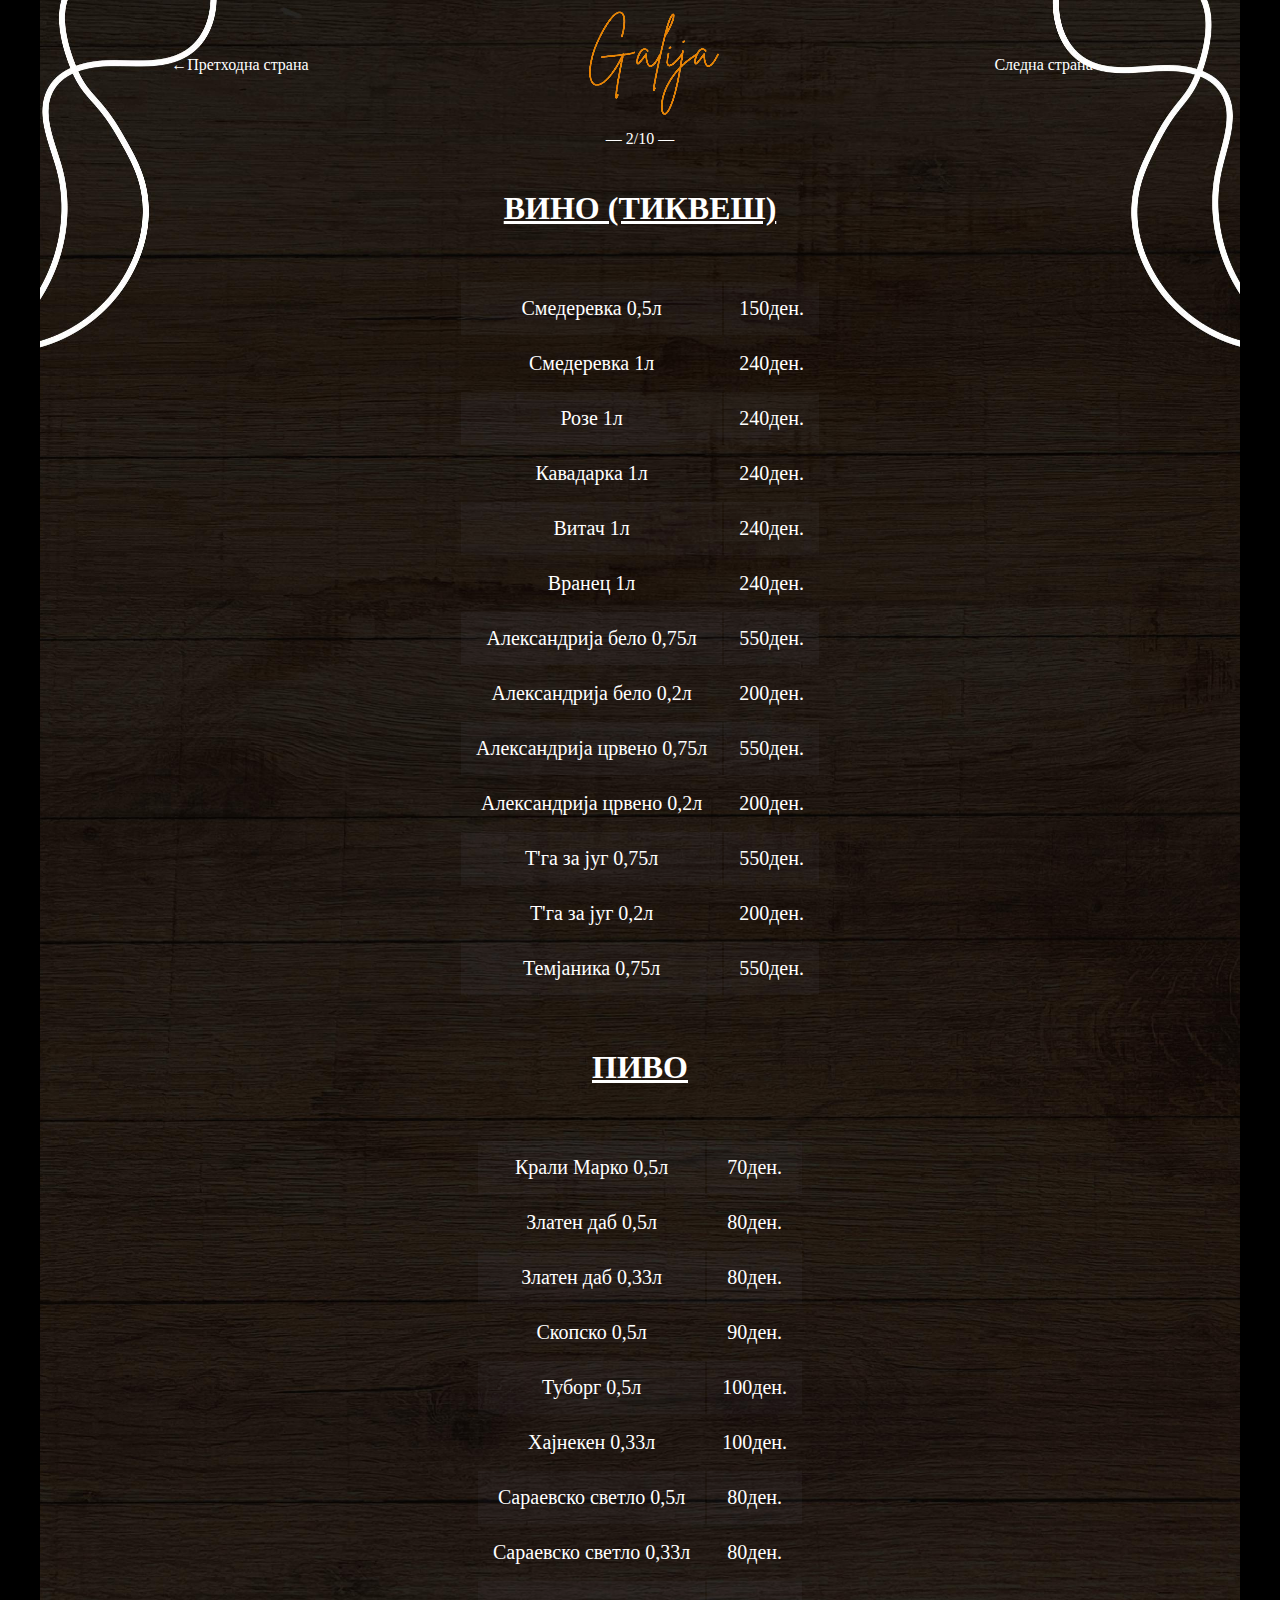
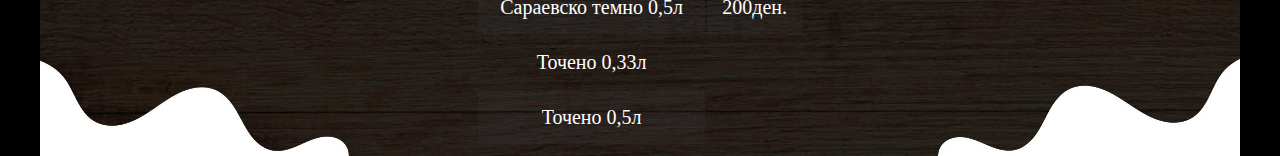
<file: vinoPivo.html>
<!DOCTYPE html>
<html lang="en">
	<head>
    	<meta charset="utf-8">
    	<meta name="keywords" content="galija, kafana, restaurant, skara, prilep">
		<meta name="viewport" content="width=device-width, initial-scale=1" />
		<title>Galija</title>

		<!-- external CSS link -->
		<link rel="stylesheet" href="css/normalize.css">
		<link rel="stylesheet" href="css/style.css">
	</head>
	<body>
		<div class="menuCard">
			<header>
				<ul>
					<li><a href="bezalkoholniPijaloci.html">&#8592Претходна страна</a></li>
					<li><a href="index.html"><h3 class="logo"><img src="images/logo.png"></h3></a></li>
					<li><a href="alkoholniPijaloci.html">Следна страна&#8594</a></li>
				</ul>
				<span class="pageCount">&mdash; 2/10 &mdash;</span>
			</header>
			
			<h4 class="category">ВИНО (ТИКВЕШ)</h4>

			<!-- TableStart -->

			<div id="main">

				<!-- <h3>Table</h3> -->

					<!-- <h4>Default</h4> -->
					<div class="table-wrapper">
						<table>
							<!-- <thead>
								<tr>
									<th>Name</th>
									<th>Description</th>
									<th>Price</th>
								</tr>
							</thead> -->
							<tbody>
								<tr>
									<td>Смедеревка 0,5л</td>
									<!-- <td></td> -->
									<td>150ден.</td>
								</tr>
								<tr>
									<td>Смедеревка 1л</td>
									<!-- <td></td> -->
									<td>240ден.</td>
								</tr>
								<tr>
									<td>Розе 1л</td>
									<!-- <td></td> -->
									<td>240ден.</td>
								</tr>
								<tr>
									<td>Кавадарка 1л</td>
									<!-- <td></td> -->
									<td>240ден.</td>
								</tr>
								<tr>
									<td>Витач 1л</td>
									<!-- <td></td> -->
									<td>240ден.</td>
								</tr>
								<tr>
									<td>Вранец 1л</td>
									<!-- <td></td> -->
									<td>240ден.</td>
								</tr>
								<tr>
									<td>Александрија бело 0,75л</td>
									<!-- <td></td> -->
									<td>550ден.</td>
								</tr>
								<tr>
									<td>Александрија бело 0,2л</td>
									<!-- <td></td> -->
									<td>200ден.</td>
								</tr>
								<tr>
									<td>Александрија црвено 0,75л</td>
									<!-- <td></td> -->
									<td>550ден.</td>
								</tr>
								<tr>
									<td>Александрија црвено 0,2л</td>
									<!-- <td></td> -->
									<td>200ден.</td>
								</tr>
								<tr>
									<td>Т'га за југ 0,75л</td>
									<!-- <td></td> -->
									<td>550ден.</td>
								</tr>
								<tr>
									<td>Т'га за југ 0,2л</td>
									<!-- <td></td> -->
									<td>200ден.</td>
								</tr>
								<tr>
									<td>Темјаника 0,75л</td>
									<!-- <td></td> -->
									<td>550ден.</td>
								</tr>
							</tbody>
							<!-- <tfoot>
								<tr>
									<td colspan="2"></td>
									<td>100.00</td>
								</tr>
							</tfoot> -->
						</table>
					</div>


			</div>

			<!-- TableEnd -->




			<h4 class="category">ПИВО</h4>
			<!-- TableStart -->

			<div id="main">

				<!-- <h3>Table</h3> -->

					<!-- <h4>Default</h4> -->
					<div class="table-wrapper">
						<table>
							<!-- <thead>
								<tr>
									<th>Name</th>
									<th>Description</th>
									<th>Price</th>
								</tr>
							</thead> -->
							<tbody>
								<tr>
									<td>Крали Марко 0,5л</td>
									<!-- <td></td> -->
									<td>70ден.</td>
								</tr>
								<tr>
									<td>Златен даб 0,5л</td>
									<!-- <td></td> -->
									<td>80ден.</td>
								</tr>
								<tr>
									<td>Златен даб 0,33л</td>
									<!-- <td></td> -->
									<td>80ден.</td>
								</tr>
								<tr>
									<td>Скопско 0,5л</td>
									<!-- <td></td> -->
									<td>90ден.</td>
								</tr>
								<tr>
									<td>Туборг 0,5л</td>
									<!-- <td></td> -->
									<td>100ден.</td>
								</tr>
								<tr>
									<td>Хајнекен 0,33л</td>
									<!-- <td></td> -->
									<td>100ден.</td>
								</tr>
								<tr>
									<td>Сараевско светло 0,5л</td>
									<!-- <td></td> -->
									<td>80ден.</td>
								</tr>
								<tr>
									<td>Сараевско светло 0,33л</td>
									<!-- <td></td> -->
									<td>80ден.</td>
								</tr>
								<tr>
									<td>Сараевско темно 0,5л</td>
									<!-- <td></td> -->
									<td>200ден.</td>
								</tr>
								<tr>
									<td>Точено 0,33л</td>
									<!-- <td></td> -->
									<!-- <td>550ден.</td> -->
								</tr>
								<tr>
									<td>Точено 0,5л</td>
									<!-- <td></td> -->
									<!-- <td>200ден.</td> -->
								</tr>
							</tbody>
							<!-- <tfoot>
								<tr>
									<td colspan="2"></td>
									<td>100.00</td>
								</tr>
							</tfoot> -->
						</table>
					</div>


			</div>

			<!-- TableEnd -->
		</div>
		<script type="text/javascript" src="js/main.js"></script>
	</body>
</html>
</file>
<file: css/style.css>
/* Box Model Hack */
* {
     box-sizing: border-box;
}

/* Clear fix hack */
.clearfix:after {
     content: ".";
     display: block;
     clear: both;
     visibility: hidden;
     line-height: 0;
     height: 0;
}

.clear {
	clear: both;
}

/******************************************
/* BASE STYLES
/*******************************************/

body {
     /* background-color: darkgray; */
     /* max-width: 1400px; */
     margin: 0 auto;
     background-color: black;
     max-width: 1200px;
}


/******************************************
/* LAYOUT
/*******************************************/
/* header {
     
}

footer {

} */

/******************************************
/* ADDITIONAL STYLES
/*******************************************/

/* LANDING PAGE */

main {
     display: grid;
     grid-template-columns: repeat(2, 1fr);
     gap: 3px;
     grid-auto-rows: minmax(300px, auto);
     /* margin: auto; */
     background-color: #E88300;
}

.thumbnail {
     display: flex;
     color: white;
     align-items: flex-end;
     justify-content: center;
     padding: 65px 0;
     text-align: center;
}

a {
     color: white;
     text-decoration: none;
}



.thumbnail {
     background-image: url(../images/thumb.jpg);
     background-size: 100%;
     background-repeat: no-repeat;
     background-position: center;
}


/* MENU CARDS */

.menuCard {
     background-image: url(../images/bg.jpg);
     background-repeat: no-repeat;
     background-size: cover;
     background-position: center;
     height: 100%;
}

.menuCard {
     color: white;
     text-align: center;
}

ul {
     list-style: none;
     display: flex;
     align-items: center;
     justify-content: space-around;
     margin: 0;
     padding: 0;
}

.category {
     font-size: 2em;
     text-decoration: underline;
}

.logo {
     margin: 0;
}

.mealName {
     font-size: 1em;
     font-weight: 400;
     margin: 0 0 0.5em 0;
}
.mealDescription {
     font-size: 0.65em;
     margin: 0;
}

.subheading {
     margin: 0 0 1em 0;
     font-size: 1.15em
}

.noMargin {
     margin: 1em 0 0.1em 0;
}


/* Table */

.table-wrapper {
     -webkit-overflow-scrolling: touch;
     overflow-x: auto;
}

table {
     margin: 0.5em auto;
     /* margin: 0 0 2em 0; */
     /* width: 100%; */
     font-size: 1.25em;
}

     table tbody tr {
          border: solid 1px rgba(212, 212, 255, 0.1);
          border-left: 0;
          border-right: 0;
     }

          table tbody tr:nth-child(2n + 1) {
               background-color: rgba(212, 212, 255, 0.035);
          }

     table td {
          padding: 0.75em 0.75em;
     }

     table th {
          color: #ffffff;
          font-size: 0.9em;
          font-weight: 600;
          padding: 0 0.75em 0.75em 0.75em;
          text-align: left;
     }

     table thead {
          border-bottom: solid 2px rgba(212, 212, 255, 0.1);
     }

     table tfoot {
          border-top: solid 2px rgba(212, 212, 255, 0.1);
     }

     table.alt {
          border-collapse: separate;
     }

          table.alt tbody tr td {
               border: solid 1px rgba(212, 212, 255, 0.1);
               border-left-width: 0;
               border-top-width: 0;
          }

               table.alt tbody tr td:first-child {
                    border-left-width: 1px;
               }

          table.alt tbody tr:first-child td {
               border-top-width: 1px;
          }

          table.alt thead {
               border-bottom: 0;
          }

          table.alt tfoot {
               border-top: 0;
          }



/* 
ova za media query na telefon
*/
@media screen and (max-width: 700px) {
     main {
          display: flex;
          flex-direction: column;
     }
     .menuCard {
          min-height: 100vh;
     }
     header {
          font-size: 0.75em;
     }
     table {
          font-size: 0.75em;
     }
     .category {
          font-size: 1em;
     }

     .thumbnail {
          height: 50vh;
     }

     table, a {
          /* margin: 0.5em auto; */
          /* margin: 0 0 2em 0; */
          /* width: 100%; */
          font-size: 1.25em;
     }
     .category {
          font-size: 1.5em;
     }
     
}
</file>
